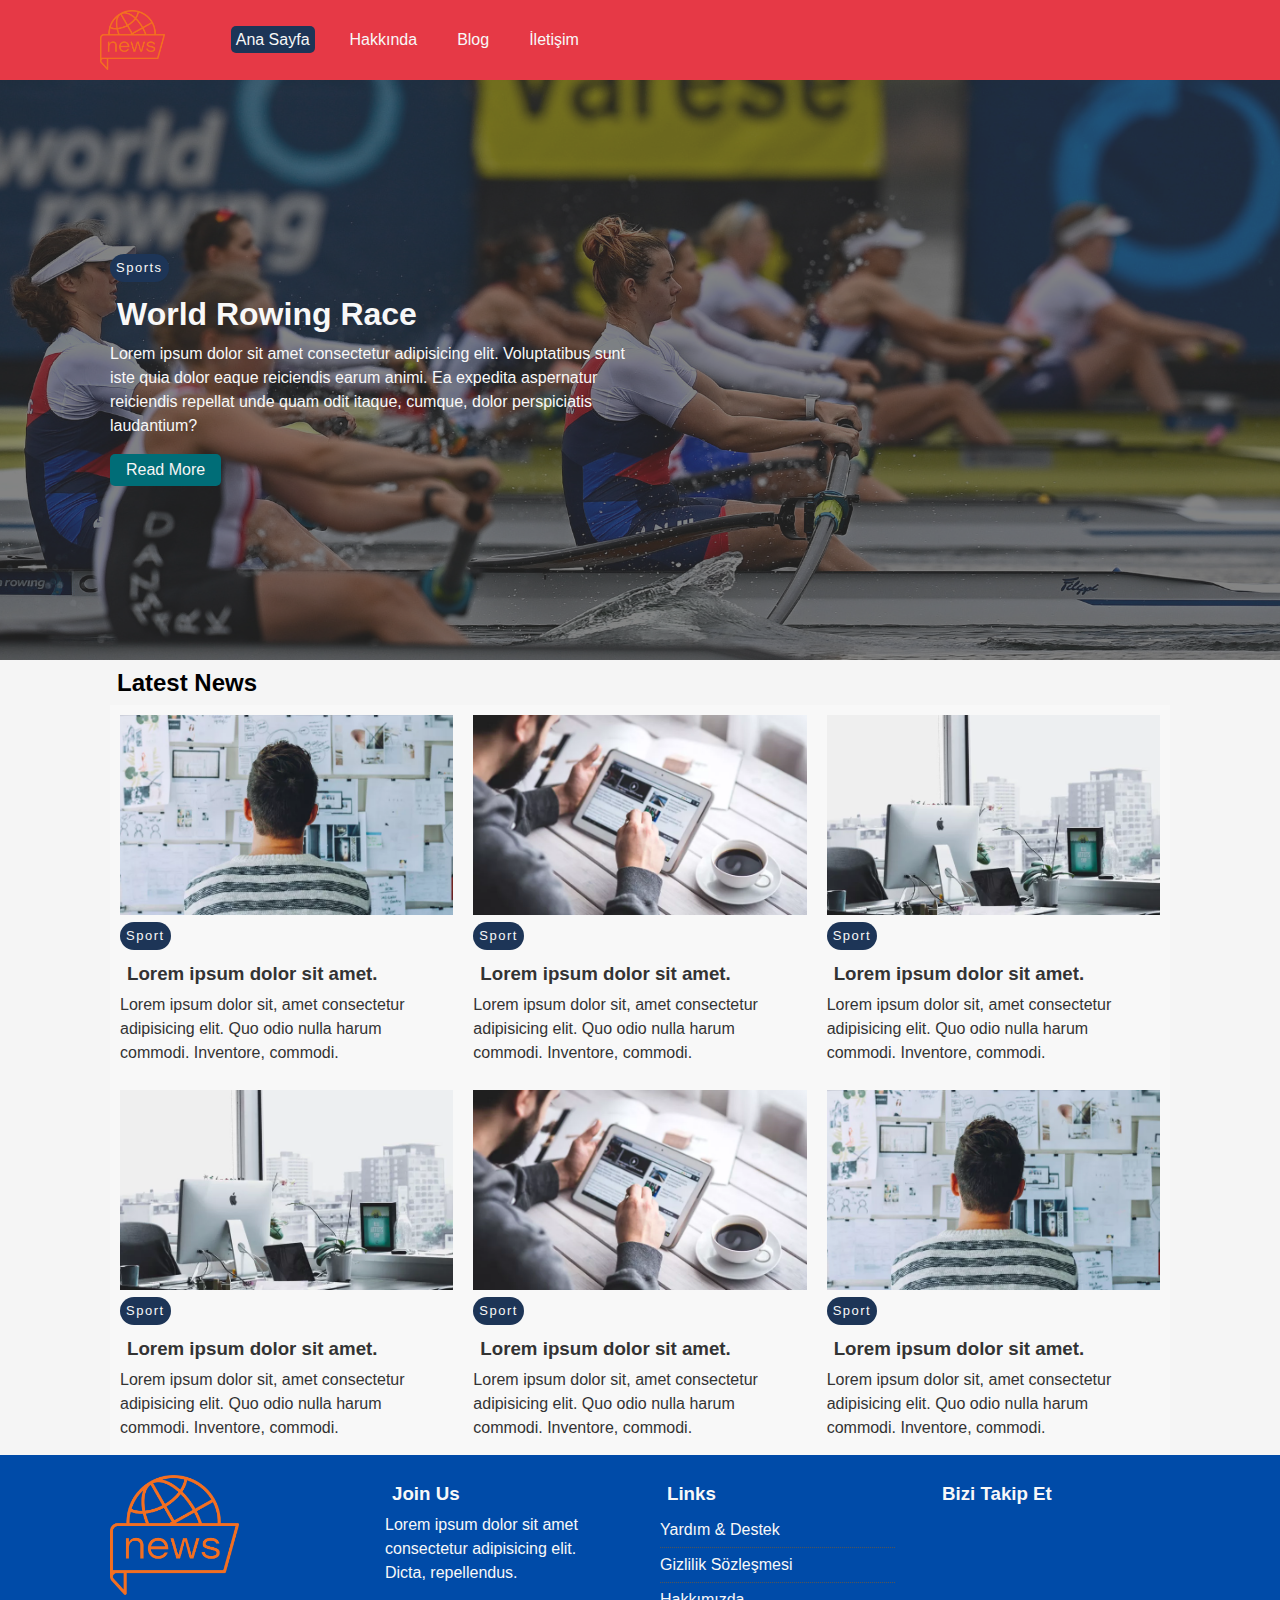
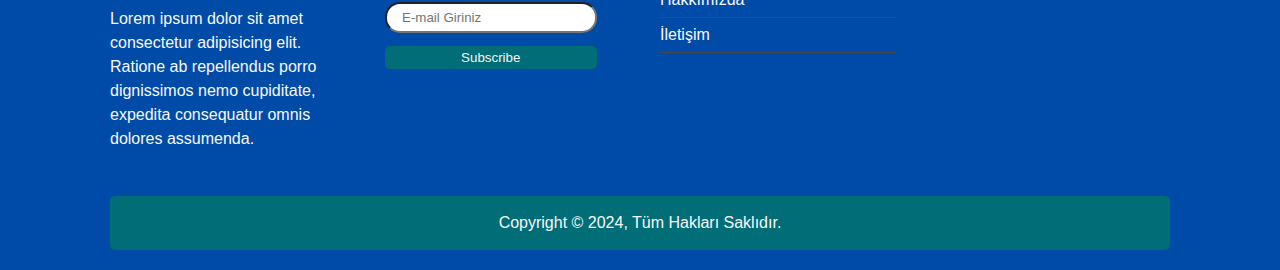
<file: Github-News-Project/index.html>
<!DOCTYPE html>
<html lang="en">
<head>
    <meta charset="UTF-8">
    <meta http-equiv="X-UA-Compatible" content="IE=edge">
    <meta name="viewport" content="width=device-width, initial-scale=1.0">
    <link rel="stylesheet" href="https://cdnjs.cloudflare.com/ajax/libs/font-awesome/5.9.0/css/all.min.css" integrity="sha512-q3eWabyZPc1XTCmF+8/LuE1ozpg5xxn7iO89yfSOd5/oKvyqLngoNGsx8jq92Y8eXJ/IRxQbEC+FGSYxtk2oiw==" crossorigin="anonymous" referrerpolicy="no-referrer" />
    <link href="https://fonts.googleapis.com/css2?family=Playfair+Display:wght@400;500;600;800;900&display=swap" rel="stylesheet">
    <title>News Site</title>
    <link rel="stylesheet" href="./css/style.css">
    <link rel="stylesheet" media="screen and (max-width:768px)" 
    href="./css/mobile.css">
</head>
<body>
    <!-- NaVBaR -->
    <nav id="main-nav" class="nav">
        <div class="container">
            <img src="./img/logo.png" alt="" class="logo">
            <ul>
                <li><a class="active" href="index.html">Ana Sayfa</a></li>
                <li><a href="#main-footer">Hakkında</a></li>
                <li><a href="article.html">Blog</a></li>
                <li><a href="#main-footer">İletişim</a></li>
            </ul>
            <div class="social-icons">
                <a href=""><i class="fab fa-facebook fa-2x"></i></a>
                <a href=""><i class="fab fa-twitter fa-2x"></i></a>
                <a href=""><i class="fab fa-instagram fa-2x"></i></a>
                <a href=""><i class="fab fa-linkedin fa-2x"></i></a>
            </div>
        </div>
    </nav>
    <!-- HeAdEr -->
    <header id="header">
        <div class="container">
            <div class="header-container">
                <div class="header-content">
                    <div class="category category-sport bgcolor-ayrinti">
                        Sports
                    </div>
                    <h1>World Rowing Race</h1>
                    <p>Lorem ipsum dolor sit amet consectetur adipisicing elit. Voluptatibus sunt iste quia dolor eaque reiciendis earum animi. Ea expedita aspernatur reiciendis repellat unde quam odit itaque, cumque, dolor perspiciatis laudantium?</p>
                    <a href="" class="btn">Read More</a>
                </div>
            </div>
        </div>
    </header>

    <!-- MaIn -->
    <main>
        <section id="main-article">
            <div class="container">
                <h2>Latest News</h2>
                <div class="article-container">
                    <a href="article.html">
                        <article class="card">
                            <img src="img/img-1.webp" alt="">
                            <div>
                                <div class="category bgcolor-ayrinti">Sport</div>
                                <h3>Lorem ipsum dolor sit amet.</h3>
                                <p>Lorem ipsum dolor sit, amet consectetur adipisicing elit. Quo odio nulla harum commodi. Inventore, commodi.</p>
                            </div>
                        </article>
                    </a>
                    <a href="article.html">
                        <article class="card">
                            <img src="img/img-2.webp" alt="">
                            <div>
                                <div class="category bgcolor-ayrinti">Sport</div>
                                <h3>Lorem ipsum dolor sit amet.</h3>
                                <p>Lorem ipsum dolor sit, amet consectetur adipisicing elit. Quo odio nulla harum commodi. Inventore, commodi.</p>
                            </div>
                        </article>
                    </a>
                    <a href="article.html">
                        <article class="card">
                            <img src="img/img-3.webp" alt="">
                            <div>
                                <div class="category bgcolor-ayrinti">Sport</div>
                                <h3>Lorem ipsum dolor sit amet.</h3>
                                <p>Lorem ipsum dolor sit, amet consectetur adipisicing elit. Quo odio nulla harum commodi. Inventore, commodi.</p>
                            </div>
                        </article>
                    </a>
                    <a href="article.html">
                        <article class="card">
                            <img src="img/img-3.webp" alt="">
                            <div>
                                <div class="category bgcolor-ayrinti">Sport</div>
                                <h3>Lorem ipsum dolor sit amet.</h3>
                                <p>Lorem ipsum dolor sit, amet consectetur adipisicing elit. Quo odio nulla harum commodi. Inventore, commodi.</p>
                            </div>
                        </article>
                    </a>
                    <a href="article.html">
                        <article class="card">
                            <img src="img/img-2.webp" alt="">
                            <div>
                                <div class="category bgcolor-ayrinti">Sport</div>
                                <h3>Lorem ipsum dolor sit amet.</h3>
                                <p>Lorem ipsum dolor sit, amet consectetur adipisicing elit. Quo odio nulla harum commodi. Inventore, commodi.</p>
                            </div>
                        </article>
                    </a>
                    <a href="article.html">
                        <article class="card">
                            <img src="img/img-1.webp" alt="">
                            <div>
                                <div class="category bgcolor-ayrinti">Sport</div>
                                <h3>Lorem ipsum dolor sit amet.</h3>
                                <p>Lorem ipsum dolor sit, amet consectetur adipisicing elit. Quo odio nulla harum commodi. Inventore, commodi.</p>
                            </div>
                        </article>
                    </a>
                    
                </div>
            </div>
        </section>
    </main>

    <!-- FoOtTeR -->
    <footer id="main-footer">
        <div class="container footer-container">
            <div>
                <img src="img/logo.png" alt="">
                <p>Lorem ipsum dolor sit amet consectetur adipisicing elit. Ratione ab repellendus porro dignissimos nemo cupiditate, expedita consequatur omnis dolores assumenda.</p>
            </div>
            <div>
                <h3>Join Us</h3>
                <p>Lorem ipsum dolor sit amet consectetur adipisicing elit. Dicta, repellendus.</p>
                <form action="">
                    <input type="email" placeholder="E-mail Giriniz">
                    <input type="submit" value="Subscribe" class="btn">
                </form>
            </div>
            <div>
                <h3>Links</h3>
                <ul>
                    <li><a href="">Yardım & Destek</a></li>
                    <li><a href="">Gizlilik Sözleşmesi</a></li>
                    <li><a href="">Hakkımızda</a></li>
                    <li><a href="">İletişim</a></li>
                </ul>
            </div>
            <div>
                <h3>Bizi Takip Et</h3>
                <div class="social-icons">
                    <a href=""><i class="fab fa-facebook fa-2x"></i></a>
                    <a href=""><i class="fab fa-twitter fa-2x"></i></a>
                    <a href=""><i class="fab fa-instagram fa-2x"></i></a>
                    <a href=""><i class="fab fa-linkedin fa-2x"></i></a>
                </div>
            </div>
            <div>
                <p>Copyright &copy; 2024, Tüm Hakları Saklıdır.</p>
            </div>
        </div>
    </footer>
</body>
</html>
</file>
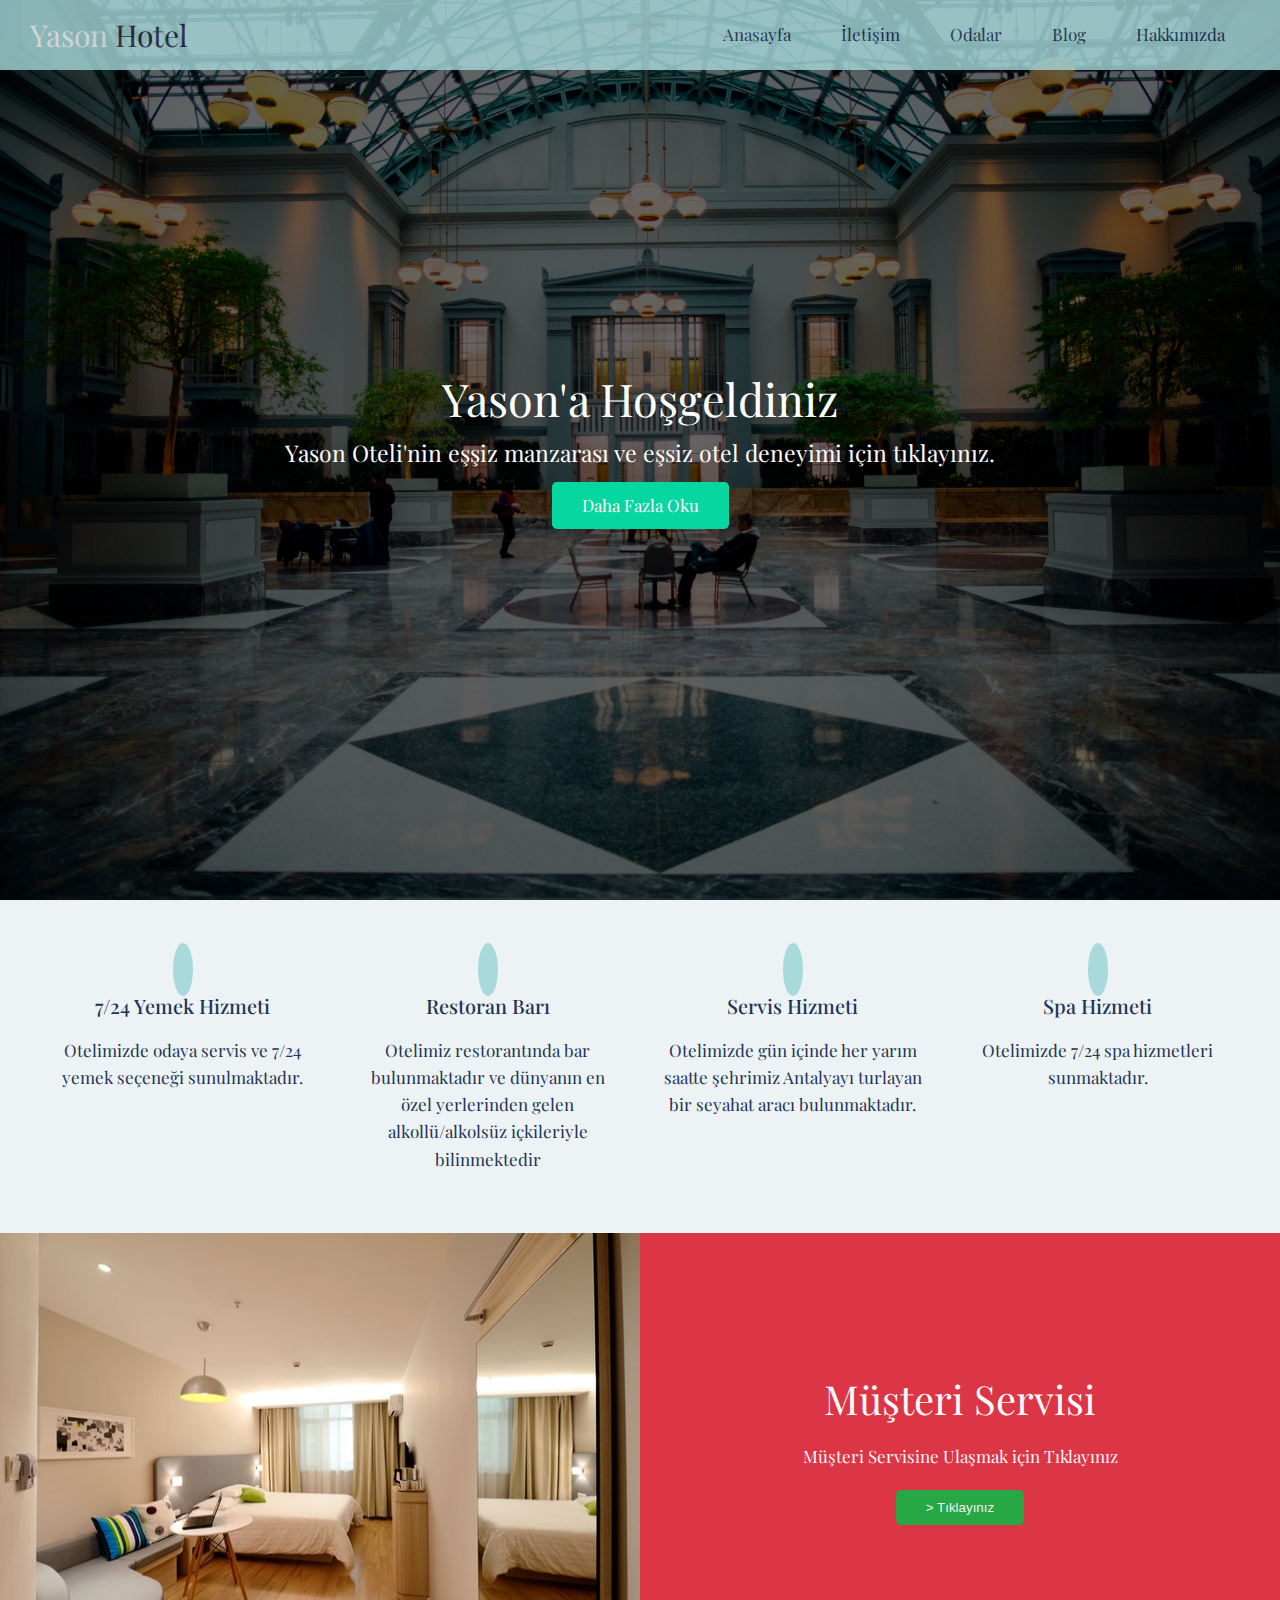
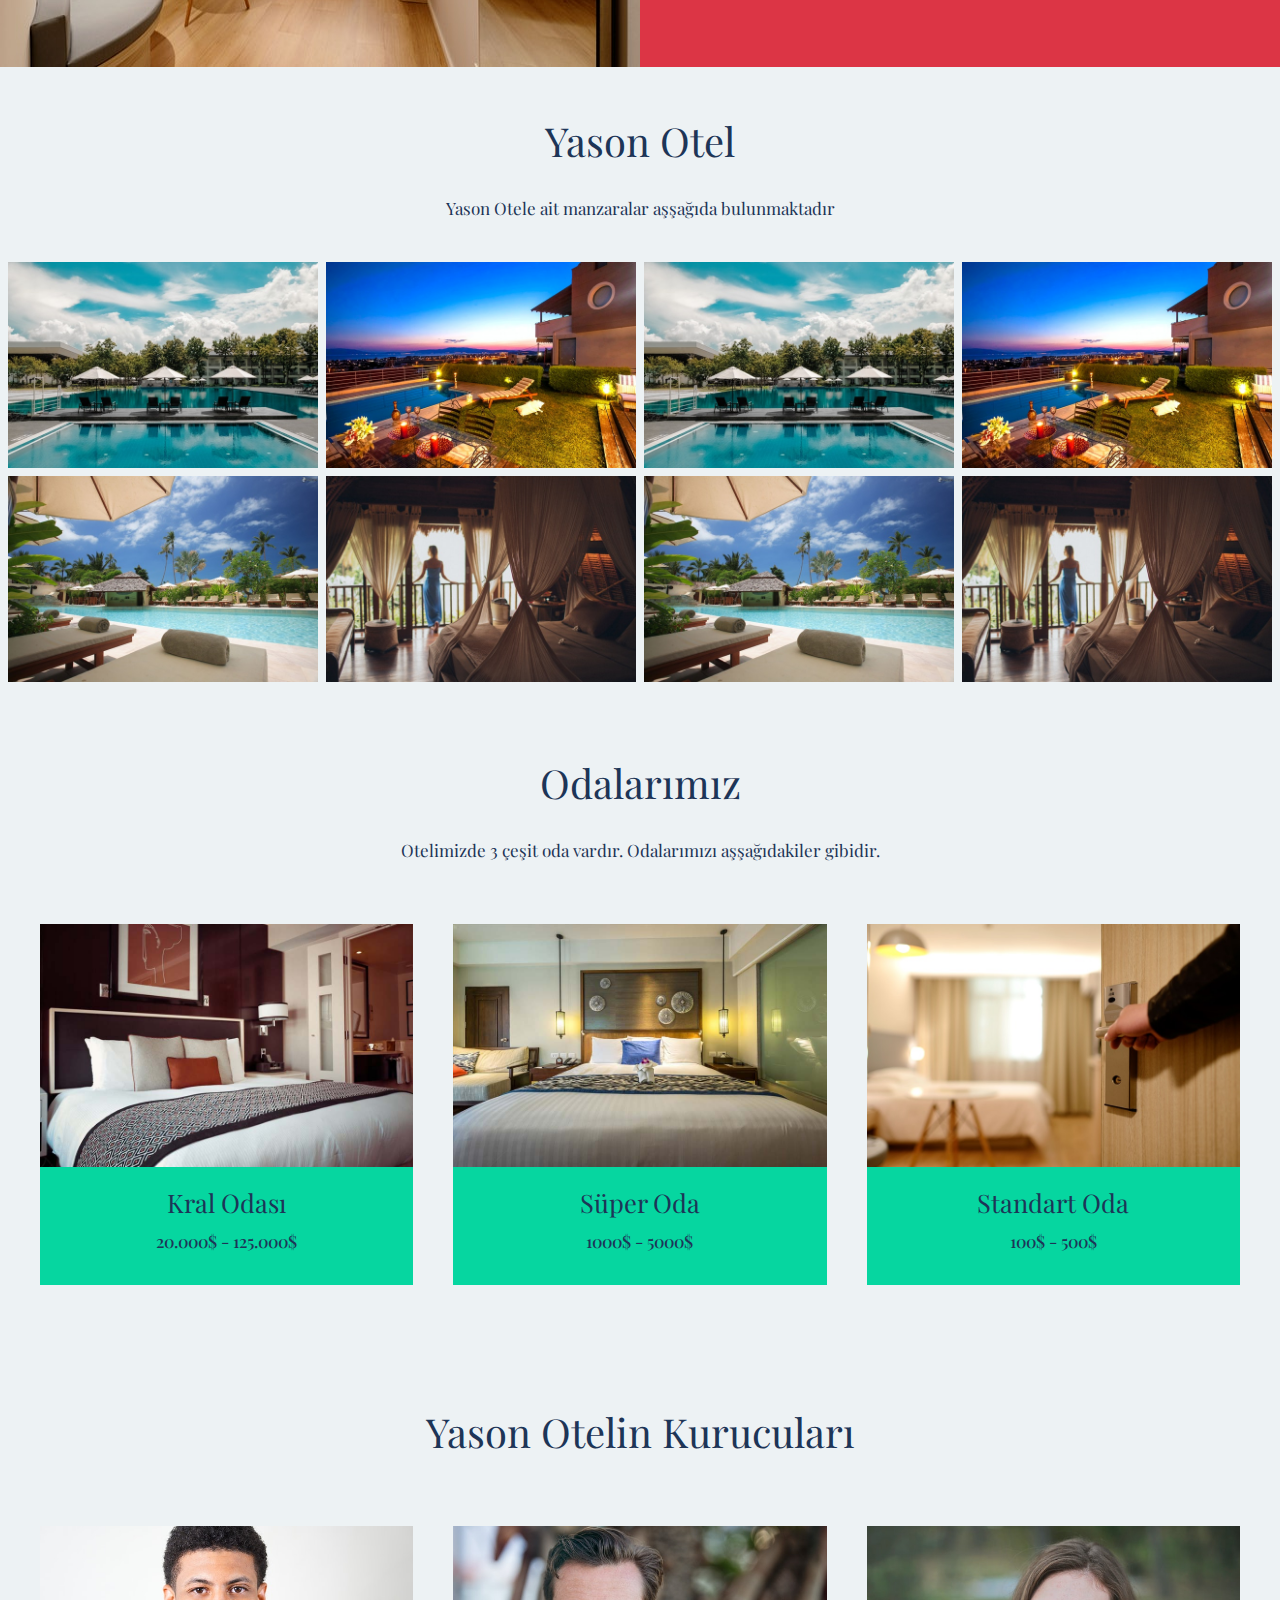
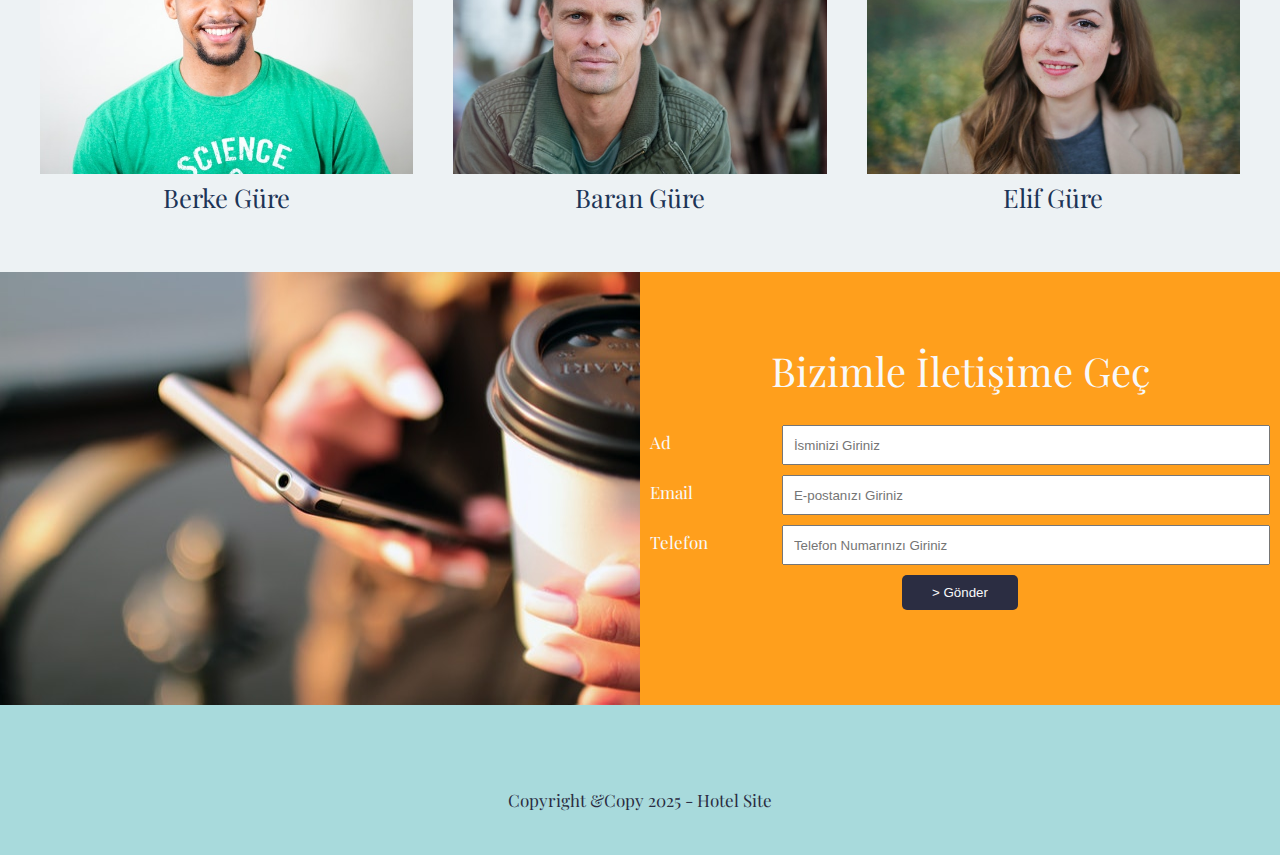
<file: Github-Otel-Website/index.html>
<!DOCTYPE html>
<html lang="tr">
<head>
    <meta charset="UTF-8">
    <meta http-equiv="X-UA-Compatible" content="IE=edge">
    <meta name="viewport" content="width=device-width, initial-scale=1.0">
    
    <link rel="stylesheet" href="https://cdnjs.cloudflare.com/ajax/libs/font-awesome/6.2.1/css/all.min.css" integrity="sha512-MV7K8+y+gLIBoVD59lQIYicR65iaqukzvf/nwasF0nqhPay5w/9lJmVM2hMDcnK1OnMGCdVK+iQrJ7lzPJQd1w==" crossorigin="anonymous" referrerpolicy="no-referrer" />

    <title>Document</title>
    <link rel="stylesheet" href="css/style.css">
    <link rel="stylesheet" href="./css/utils.css">
</head>
<body>
    <header id="home" class="main-header">
        <div class="navbar">
            <h1 class="logo">
                <i class="fas fa-hotel"></i>
                <span>Yason</span> Hotel
            </h1>
        
            <nav>
                <ul class="main-header-contact">
                    <li><a href="#home" >Anasayfa</a></li>
                    <li><a href="#contact">İletişim</a></li>
                    <li><a href="#rooms">Odalar</a></li>
                    <li><a href="blogs.html">Blog</a></li>
                    <li><a href="#teams">Hakkımızda</a></li>
                </ul>
            </nav>
        </div>
        <div class="content">
            <div class="content-background">
                <h1>Yason'a Hoşgeldiniz</h1>
                <p>Yason Oteli'nin eşşiz manzarası ve eşsiz otel deneyimi için tıklayınız.</p>
                <a href="" class="btn btn-ikinci"><i class="fas fa-chevron-right"></i> Daha Fazla Oku</a>
            </div>
            
        </div>
    </header>
    <main>
        <!-- Servisler -->
        <section id="services" class="icons">
            <div class="flex-items">
                <div>
                    <i class="fa-solid fa-bell-concierge"></i>
                    <div>
                        <h3>7/24 Yemek Hizmeti</h3>
                        <p>Otelimizde odaya servis ve 7/24 yemek seçeneği sunulmaktadır.</p>
                    </div>
                </div>
                <div>
                    <i class="fa-solid fa-utensils"></i>
                    <div>
                        <h3>Restoran Barı</h3>
                        <p>Otelimiz restorantında bar bulunmaktadır ve dünyanın en özel yerlerinden gelen alkollü/alkolsüz içkileriyle bilinmektedir</p>
                    </div>
                </div>
                <div>
                    <i class="fa-solid fa-bus"></i>
                    <div>
                        <h3>Servis Hizmeti</h3>
                        <p>Otelimizde gün içinde her yarım saatte şehrimiz Antalyayı turlayan bir seyahat aracı bulunmaktadır.</p>
                    </div>
                </div>
                <div>
                    <i class="fa-solid fa-spa"></i>
                    <div>
                        <h3>Spa Hizmeti</h3>
                        <p>Otelimizde 7/24 spa hizmetleri sunmaktadır.</p>
                    </div>
                </div>

            </div>
        </section>
        <section id="about" class="flex-columns">
            <div class="row">
                <div class="column">
                    <div class="column-1">
                        <img src="images/about1.jpeg" alt="">
                    </div>
                </div>
                <div class="column">
                    <div class="column-2 bgcolor-danger">
                        <h2 class="text-light">Müşteri Servisi</h2>
                        <p class="text-light">Müşteri Servisine Ulaşmak için Tıklayınız</p>
                        <button class="btn btn-ucuncu">> Tıklayınız</button>
                    </div>
                </div>
            </div>
        </section>

        <section id="gallery" class="flex-grid gallery">
            <div class="section-header">
                <h2>Yason Otel</h2>
                <p>Yason Otele ait manzaralar aşşağıda bulunmaktadır</p>
            </div>
            <div class="photos">
                <div class="row">
                    <img src="images/1.jpeg" alt="">
                    <img src="images/2.jpeg" alt="">
                </div>
                <div class="row">
                    <img src="images/3.jpeg" alt="">
                    <img src="images/4.jpeg" alt="">
                </div>
                <div class="row">
                    <img src="images/1.jpeg" alt="">
                    <img src="images/2.jpeg" alt="">
                </div>
                <div class="row">
                    <img src="images/3.jpeg" alt="">
                    <img src="images/4.jpeg" alt="">
                </div>
            </div>
        </section>

        <section id="rooms" class="rooms section-padding">
            <header class="section-header">
                <h2>Odalarımız</h2>
                <p>Otelimizde 3 çeşit oda vardır. Odalarımızı aşşağıdakiler gibidir.</p>
            </header>
            <div class="flex-items">
                <div class="card">
                    <img src="images/room1.jpeg" alt="">
                    <div class="card-body bgcolor-buton2">
                        <h2>Kral Odası</h2>
                        <p>20.000$ - 125.000$</p>
                    </div>
                </div>
                <div class="card">
                    <img src="images/room2.jpeg" alt="">
                    <div class="card-body bgcolor-buton2">
                        <h2>Süper Oda</h2>
                        <p>1000$ - 5000$</p>
                    </div>
                </div>
                <div class="card ">
                    <img src="images/room3.jpeg" alt="">
                    <div class="card-body bgcolor-buton2">
                        <h2>Standart Oda</h2>
                        <p>100$ - 500$</p>
                    </div>
                </div>
            </div>
        </section>

        <section id="teams" class="teams bgcolor-bej section-padding">
            <div class="section-header">
                <h2>Yason Otelin Kurucuları</h2>
            </div>
            <div class="flex-items">
                <div>
                    <img src="images/p1.jpeg" alt="">
                    <h2 >Berke Güre</h2>
                </div>
                <div>
                    <img src="images/p2.jpeg" alt="">
                    <h2>Baran Güre</h2>
                </div>
                <div>
                    <img src="images/p3.jpeg" alt="">
                    <h2>Elif Güre</h2>
                </div>
                
            </div>
        </section>

        <section id="contact" class="contact flex-columns">
            <div class="row">
                <div class="column">
                    <div class="column-1">
                        <img src="images/contact.jpeg" alt="">
                    </div>
                </div>
                <div class="column">
                    <div class="column-2 bgcolor-buton1 text-light">
                        <h2>Bizimle İletişime Geç</h2>
                        <form action="" class="contact-form ">
                            <div class="form-control ">
                                <label for="name">Ad </label>
                                <input type="text" id="name" placeholder="İsminizi Giriniz">
                            </div>
                            <div class="form-control">
                                <label for="email">Email </label>
                                <input type="email" id="email" placeholder="E-postanızı Giriniz">
                            </div>
                            <div class="form-control">
                                <label for="phonenumber">Telefon </label>
                                <input type="text" id="phonenumber" placeholder="Telefon Numarınızı Giriniz">
                            </div>
                            <button type="submit" class="btn bgcolor-baslik text-light">> Gönder</button>
                        </form>
                    </div>
                </div>
            </div>
        </section>
    </main>

    <footer>
        <div class="footer bgcolor-bej">
            <div class="social">
                <a href="#"><i class="fab fa-facebook"></i></a>
                <a href="#"><i class="fab fa-twitter"></i></a>
                <a href="#"><i class="fab fa-youtube"></i></a>
                <a href="#"><i class="fab fa-linkedin"></i></a>
            </div>
            <p>Copyright &Copy 2025 - Hotel Site</p>
        </div>
    </footer>
</body>
</html>
</file>
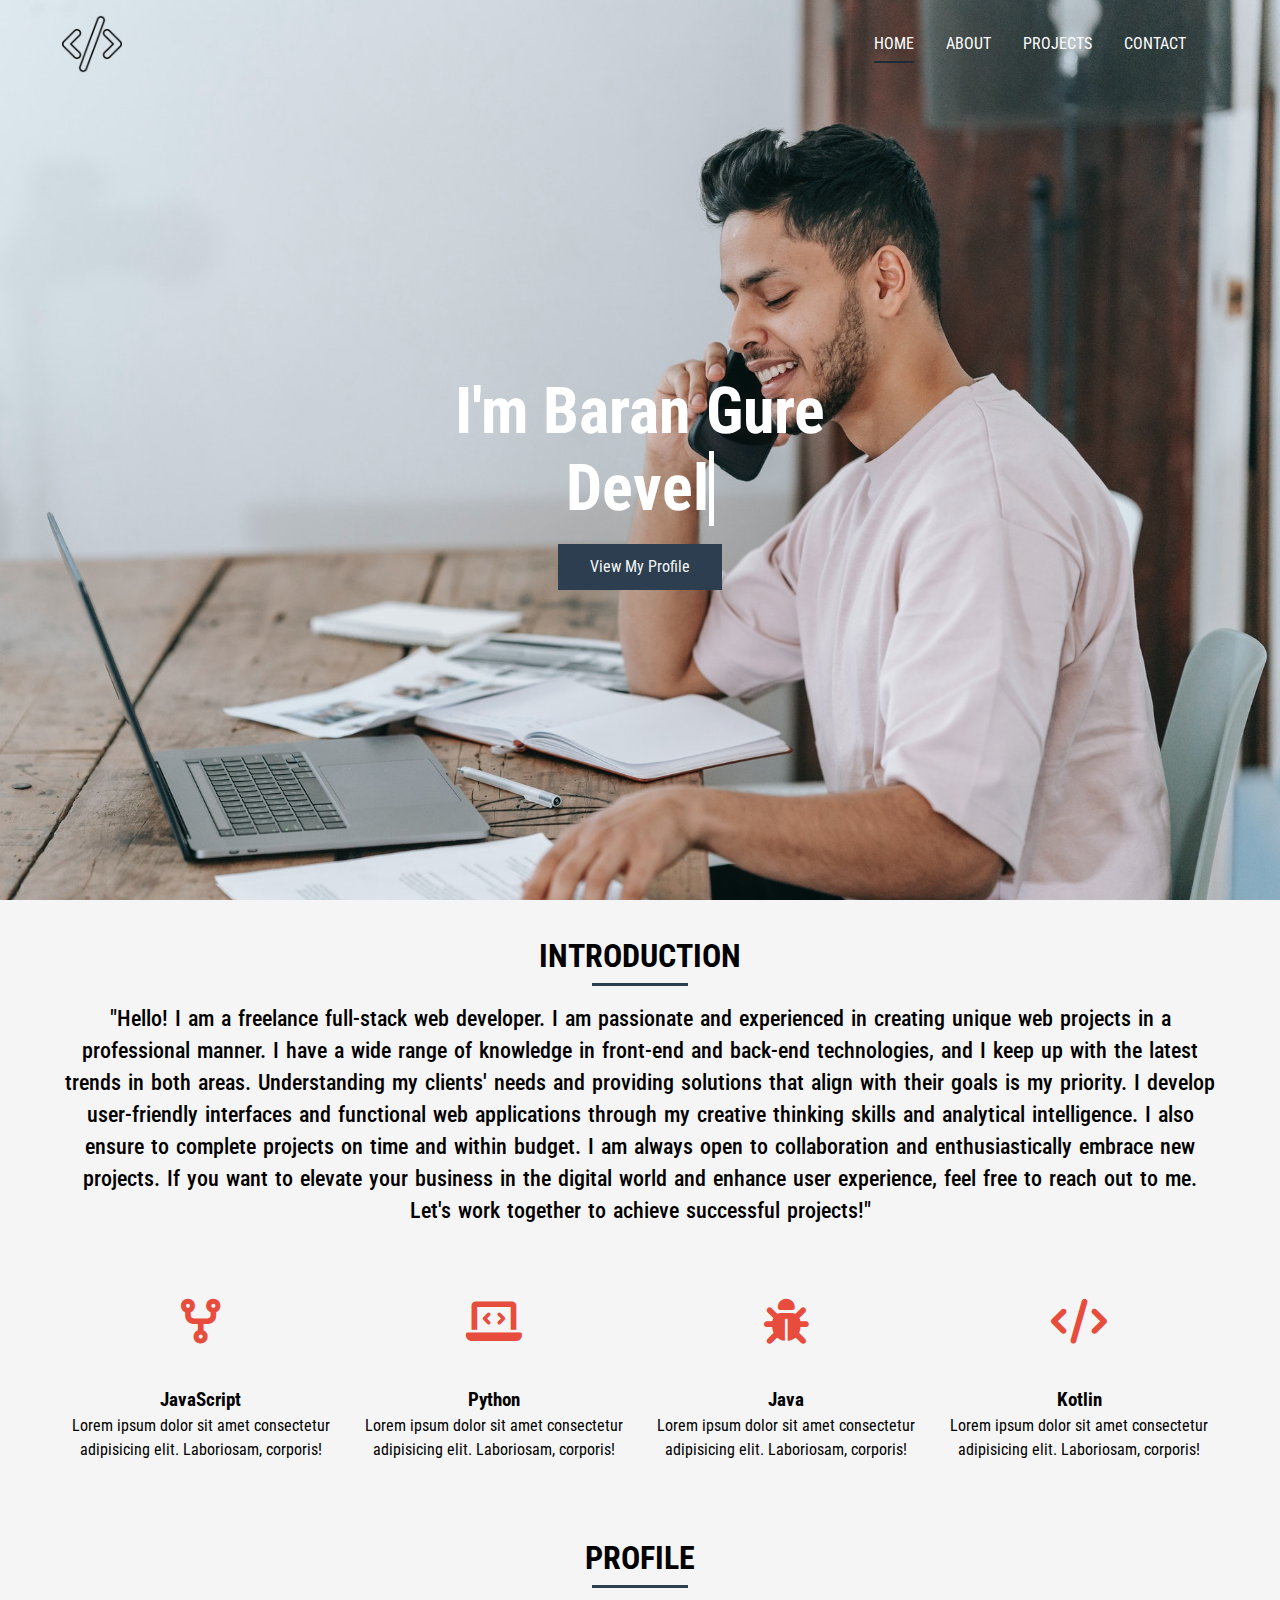
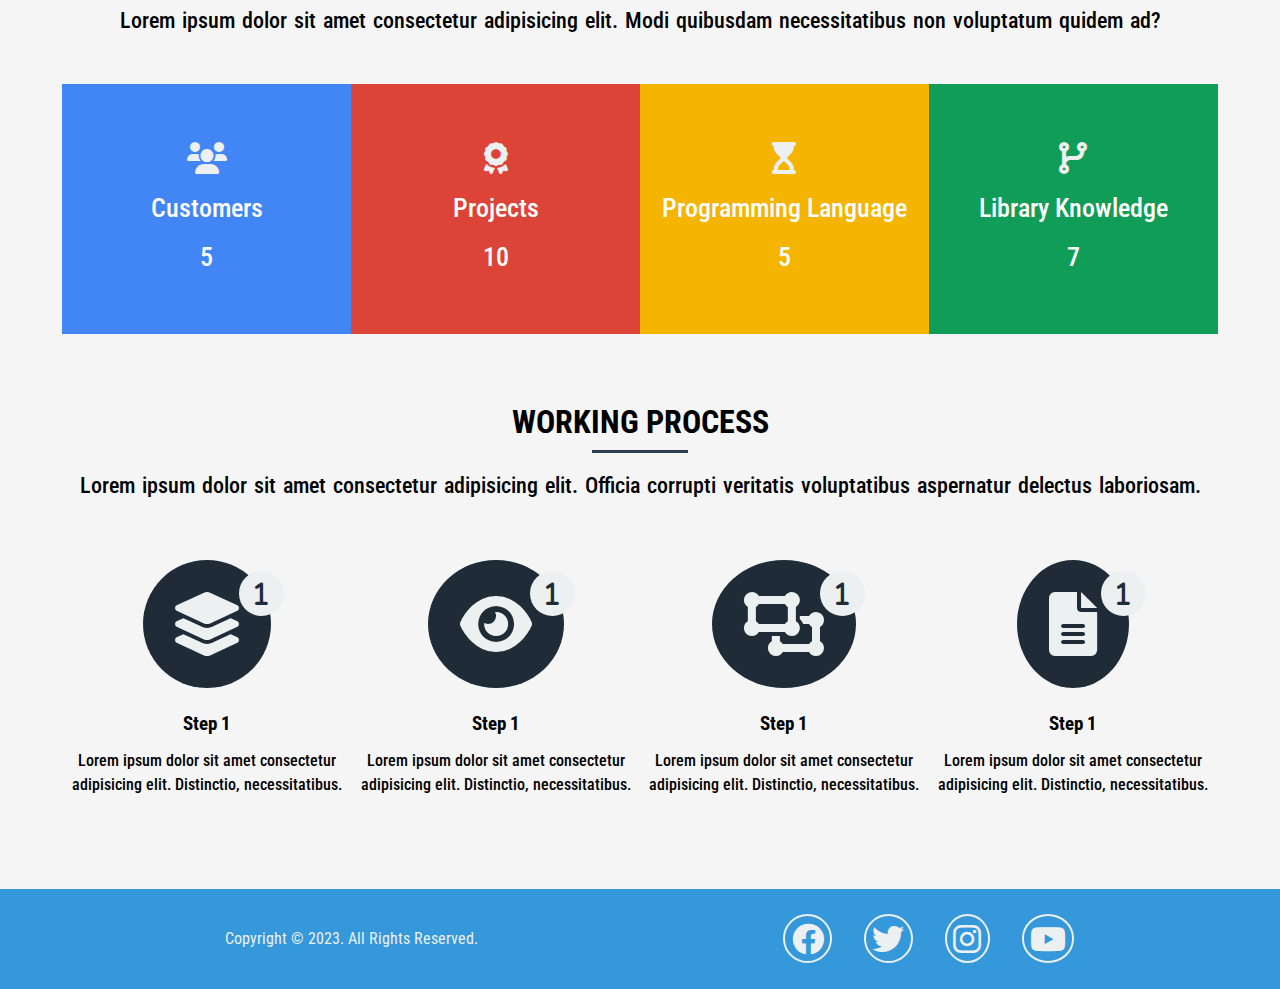
<file: Github-Freelancer-Website/public/index.html>
<!DOCTYPE html>
<html lang="en">
<head>
    <meta charset="UTF-8">
    <meta http-equiv="X-UA-Compatible" content="IE=edge">
    <meta name="viewport" content="width=device-width, initial-scale=1.0">
    <!-- CSS File -->
    <link rel="stylesheet" href="./css/main.css">

    <!-- Font Awesome 5 CDN -->
    <link rel="stylesheet" href="https://cdnjs.cloudflare.com/ajax/libs/font-awesome/6.0.0/css/all.min.css" integrity="sha512-9usAa10IRO0HhonpyAIVpjrylPvoDwiPUiKdWk5t3PyolY1cOd4DSE0Ga+ri4AuTroPR5aQvXU9xC6qOPnzFeg==" crossorigin="anonymous" referrerpolicy="no-referrer" />

    <link
    rel="stylesheet"
    href="https://cdnjs.cloudflare.com/ajax/libs/animate.css/4.1.1/animate.min.css"
  />

    <!-- We got the Roboto Condensed Font from Google Fonts-->
    <link href="https://fonts.googleapis.com/css2?family=Roboto+Condensed:ital,wght@0,300;0,400;0,700;1,300;1,400;1,700&display=swap" rel="stylesheet">
    <title>Document</title>
    <style>
        
    </style>
</head>
<body>
    <!-- Header -->
    <header id="header__home">
        <div class="container">
            <nav class="main-nav">
                <img src="img/logo.png" alt="" class="main-nav__logo">
                <ul class="main-nav__items">
                    <li><a href="index.html" class="active">Home</a></li>
                    <li><a href="about.html">About</a></li>
                    <li><a href="projects.html">Projects</a></li>
                    <li><a href="contact.html">Contact</a></li>
                </ul>
            </nav>
            <div class="header-content">
                <h1>
                    I'm Baran Gure<span 
                    class="typewrite" 
                    data-period="1000" 
                    data-type='["Developer","Designer","Freelancer"]'></span>
                </h1>
                <a href="about.html" class="btn-primary animate__animated animate__swing my-2">
                    View My Profile
                </a>
            </div>
        </div>
    </header>

    <!-- Section -->
    <section id="home__intro" class="text-center">
        <div class="container">
            <h2 class="section-title">Introduction</h2>
            <div class="border-bottom"></div>
            <p class="lead">"Hello! I am a freelance full-stack web developer. I am passionate and experienced in creating unique web projects in a professional manner. I have a wide range of knowledge in front-end and back-end technologies, and I keep up with the latest trends in both areas. Understanding my clients' needs and providing solutions that align with their goals is my priority. I develop user-friendly interfaces and functional web applications through my creative thinking skills and analytical intelligence. I also ensure to complete projects on time and within budget. I am always open to collaboration and enthusiastically embrace new projects. If you want to elevate your business in the digital world and enhance user experience, feel free to reach out to me. Let's work together to achieve successful projects!"
                
            </p>
            <div class="skills my-3">
                <div>
                    <i class="fa-solid fa-code-fork fa-2x"></i>
                    <h3>JavaScript</h3>
                    <p>Lorem ipsum dolor sit amet consectetur adipisicing elit. Laboriosam, corporis!</p>
                </div>

                <div>
                    <i class="fa-solid fa-laptop-code fa-2x"></i>
                    <h3>Python</h3>
                    <p>Lorem ipsum dolor sit amet consectetur adipisicing elit. Laboriosam, corporis!</p>
                </div>
                <div>
                    <i class="fa-solid fa-bug fa-2x"></i>
                    <h3>Java</h3>
                    <p>Lorem ipsum dolor sit amet consectetur adipisicing elit. Laboriosam, corporis!</p>
                </div>
                <div>
                    <i class="fa-solid fa-code fa-2x"></i>
                    <h3>Kotlin</h3>
                    <p>Lorem ipsum dolor sit amet consectetur adipisicing elit. Laboriosam, corporis!</p>

                </div>
            </div>
        </div>
    </section>

    <section id="home__profile" class="text-center">
        <div class="container">
            <h2 class="section-title">Profile</h2>
            <div class="border-bottom"></div>
            <p class="lead">Lorem ipsum dolor sit amet consectetur adipisicing elit. Modi quibusdam necessitatibus non voluptatum quidem ad?</p>
            <div class="profile">
                <div class="profile__1">
                    <ul>
                        <li><i class="fas fa-users fa-2x"></i></li>
                        <li><p>Customers</p></li>
                        <li><p>5</p></li>
                    </ul>
                </div>
                <div class="profile__2">
                    <ul>
                        <li><i class="fas fa-award fa-2x"></i></li>
                        <li><p>Projects</p></li>
                        <li><p>10</p></li>
                    </ul>
                </div>
                <div class="profile__3">
                    <ul>
                        <li><i class="fas fa-hourglass-start fa-2x"></i></li>
                        <li><p>Programming Language</p></li>
                        <li><p>5</p></li>
                    </ul>
                </div>
                <div class="profile__4">
                    <ul>
                        <li><i class="fas fa-code-branch fa-2x"></i></li>
                        <li><p>Library Knowledge</p></li>
                        <li><p>7</p></li>
                    </ul>
                </div>
        </div>

    </section>

    <section id="home__working" class="text-center">
        <div class="container">
            <h2 class="section-title">Working Process</h2>
            <div class="border-bottom"></div>
            <p class="lead">
                Lorem ipsum dolor sit amet consectetur adipisicing elit. Officia corrupti veritatis voluptatibus aspernatur delectus laboriosam.
            </p>
            <div class="process">
                <div>
                    <i class="fa solid fa-layer-group fa-4x process__icon my-2"><div class="process__icon">1</div></i>
                    <h3>Step 1</h3>
                    <p>Lorem ipsum dolor sit amet consectetur adipisicing elit. Distinctio, necessitatibus.</p>
                </div>
                <div>
                    <i class="fa solid fa-eye fa-4x process__icon my-2"><div class="process__icon">1</div></i>
                    <h3>Step 1</h3>
                    <p>Lorem ipsum dolor sit amet consectetur adipisicing elit. Distinctio, necessitatibus.</p>
                </div>
                <div>
                    <i class="fas fa-object-ungroup fa-4x process__icon my-2"><div class="process__icon">1</div></i>
                    <h3>Step 1</h3>
                    <p>Lorem ipsum dolor sit amet consectetur adipisicing elit. Distinctio, necessitatibus.</p>
                </div>
                <div>
                    <i class="fas fa-file-alt fa-4x process__icon my-2"><div class="process__icon">1</div></i>
                    <h3>Step 1</h3>
                    <p>Lorem ipsum dolor sit amet consectetur adipisicing elit. Distinctio, necessitatibus.</p>
                </div>
            </div>
        </div>
    </section>

    <footer id="footer">
        <div class="footer-content container">
            <div> 
                <p>Copyright &copy; 2023. All Rights Reserved.</p>
            </div>
            <div class="social">
                <i class="fab fa-facebook"></i>
                <i class="fab fa-twitter"></i>
                <i class="fab fa-instagram"></i>
                <i class="fab fa-youtube"></i>
            </div>
        </div>
    </footer>

    <script src="./js/jquery.min.js"></script>
    <script src="./js/type-writer.js"></script>
</body>
</html>
</file>
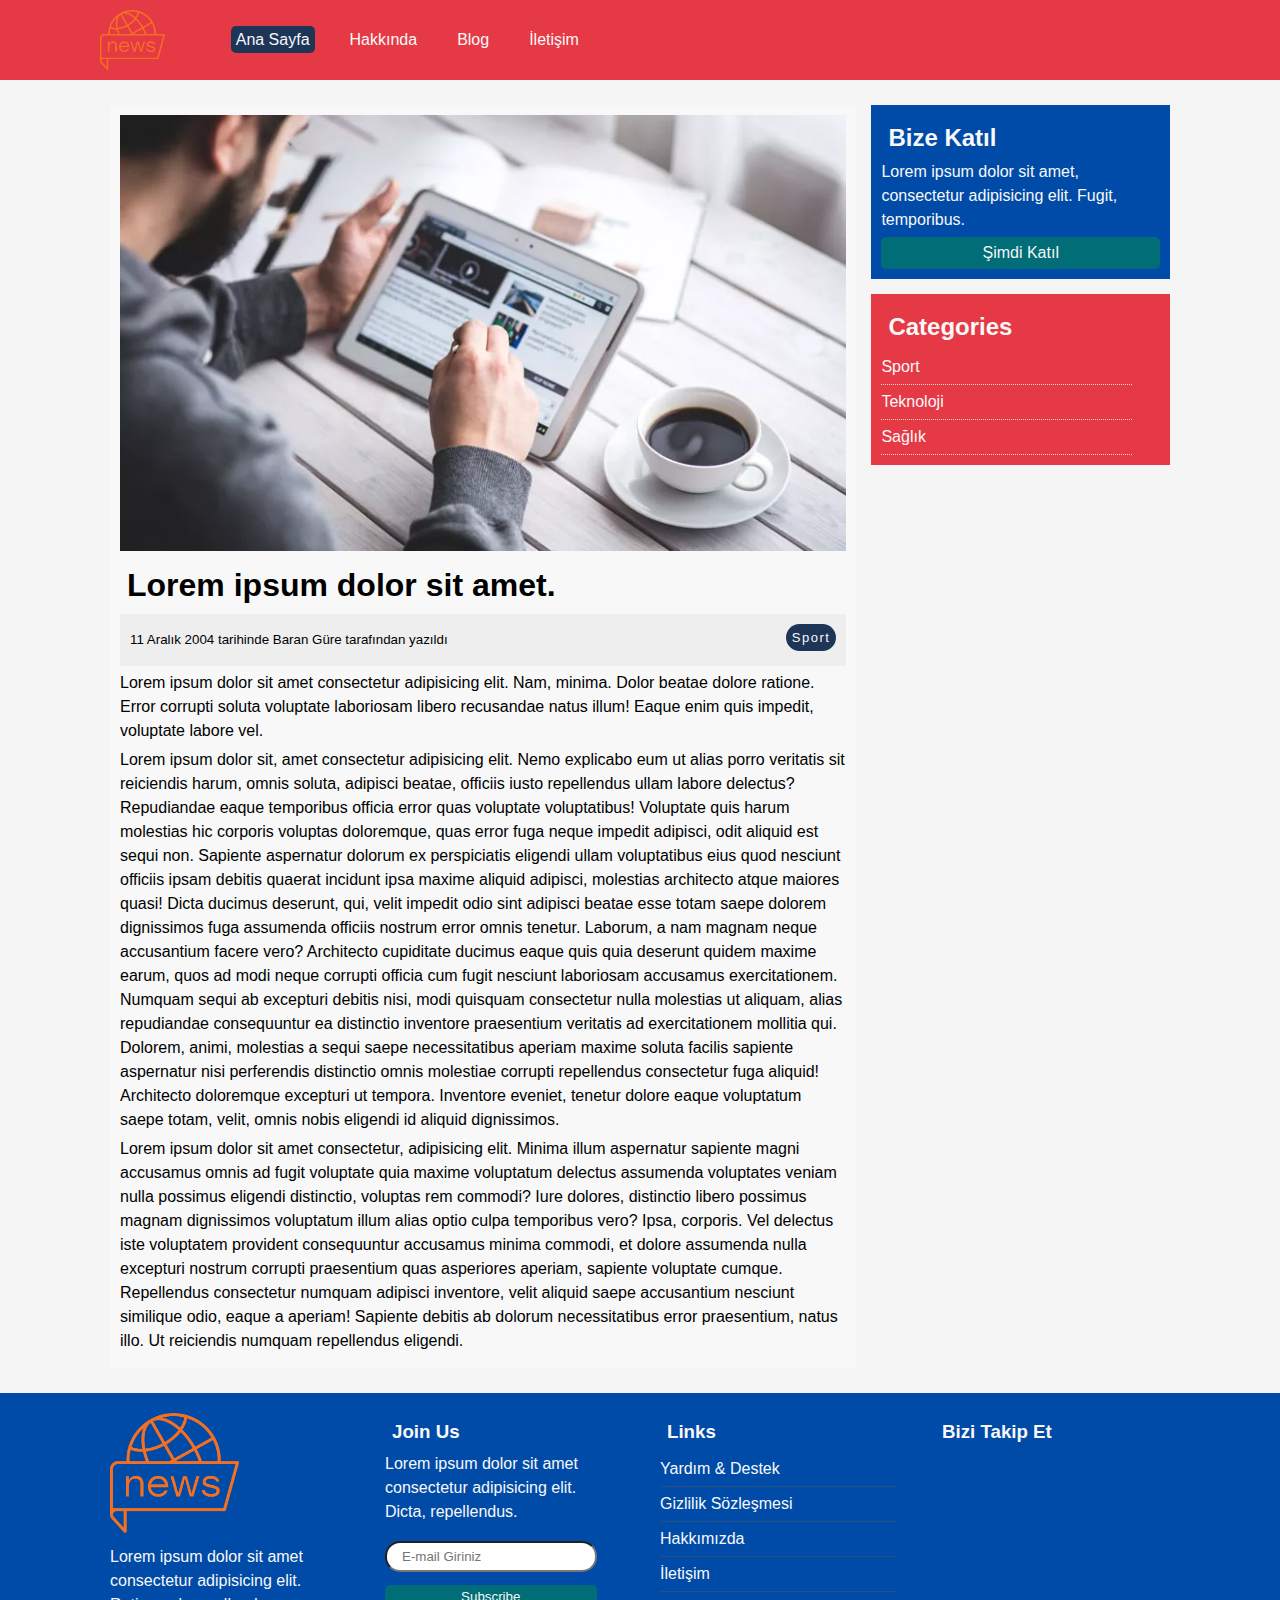
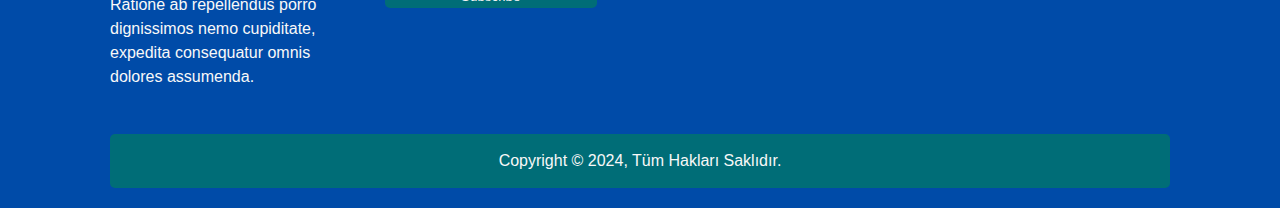
<file: Github-News-Project/article.html>
<!DOCTYPE html>
<html lang="en">
<head>
    <meta charset="UTF-8">
    <meta http-equiv="X-UA-Compatible" content="IE=edge">
    <meta name="viewport" content="width=device-width, initial-scale=1.0">
    <link rel="stylesheet" href="https://cdnjs.cloudflare.com/ajax/libs/font-awesome/5.9.0/css/all.min.css" integrity="sha512-q3eWabyZPc1XTCmF+8/LuE1ozpg5xxn7iO89yfSOd5/oKvyqLngoNGsx8jq92Y8eXJ/IRxQbEC+FGSYxtk2oiw==" crossorigin="anonymous" referrerpolicy="no-referrer" />
    <link href="https://fonts.googleapis.com/css2?family=Playfair+Display:wght@400;500;600;800;900&display=swap" rel="stylesheet">
    <title>News Site</title>
    <link rel="stylesheet" href="./css/style.css">
    <link rel="stylesheet" media="screen and (max-width:768px)" 
    href="./css/mobile.css">
</head>
<body>
    <!-- NaVBaR -->
    <nav id="main-nav" class="nav">
        <div class="container">
            <img src="./img/logo.png" alt="" class="logo">
            <ul>
                <li><a class="active" href="index.html">Ana Sayfa</a></li>
                <li><a href="#main-footer">Hakkında</a></li>
                <li><a href="article.html">Blog</a></li>
                <li><a href="#main-footer">İletişim</a></li>
            </ul>
            <div class="social-icons">
                <a href=""><i class="fab fa-facebook fa-2x"></i></a>
                <a href=""><i class="fab fa-twitter fa-2x"></i></a>
                <a href=""><i class="fab fa-instagram fa-2x"></i></a>
                <a href=""><i class="fab fa-linkedin fa-2x"></i></a>
            </div>
        </div>
    </nav>
    <!-- MaIn -->
    <section id="article">
        <div class="container">
            <div class="page-container">
                <article class="card-1 card">
                    <img src="img/img-2.webp" alt="">
                    <h1>Lorem ipsum dolor sit amet.</h1>
                    <div class="meta">
                        <small>
                            <i class="fas fa-user"></i> 11 Aralık 2004 tarihinde Baran Güre tarafından yazıldı
                        </small>
                        <div class="category bgcolor-ayrinti">Sport</div>
                    </div>
                    <p>Lorem ipsum dolor sit amet consectetur adipisicing elit. Nam, minima. Dolor beatae dolore ratione. Error corrupti soluta voluptate laboriosam libero recusandae natus illum! Eaque enim quis impedit, voluptate labore vel.</p>
                    <p>Lorem ipsum dolor sit, amet consectetur adipisicing elit. Nemo explicabo eum ut alias porro veritatis sit reiciendis harum, omnis soluta, adipisci beatae, officiis iusto repellendus ullam labore delectus? Repudiandae eaque temporibus officia error quas voluptate voluptatibus! Voluptate quis harum molestias hic corporis voluptas doloremque, quas error fuga neque impedit adipisci, odit aliquid est sequi non. Sapiente aspernatur dolorum ex perspiciatis eligendi ullam voluptatibus eius quod nesciunt officiis ipsam debitis quaerat incidunt ipsa maxime aliquid adipisci, molestias architecto atque maiores quasi! Dicta ducimus deserunt, qui, velit impedit odio sint adipisci beatae esse totam saepe dolorem dignissimos fuga assumenda officiis nostrum error omnis tenetur. Laborum, a nam magnam neque accusantium facere vero? Architecto cupiditate ducimus eaque quis quia deserunt quidem maxime earum, quos ad modi neque corrupti officia cum fugit nesciunt laboriosam accusamus exercitationem. Numquam sequi ab excepturi debitis nisi, modi quisquam consectetur nulla molestias ut aliquam, alias repudiandae consequuntur ea distinctio inventore praesentium veritatis ad exercitationem mollitia qui. Dolorem, animi, molestias a sequi saepe necessitatibus aperiam maxime soluta facilis sapiente aspernatur nisi perferendis distinctio omnis molestiae corrupti repellendus consectetur fuga aliquid! Architecto doloremque excepturi ut tempora. Inventore eveniet, tenetur dolore eaque voluptatum saepe totam, velit, omnis nobis eligendi id aliquid dignissimos.</p>
                    <p>Lorem ipsum dolor sit amet consectetur, adipisicing elit. Minima illum aspernatur sapiente magni accusamus omnis ad fugit voluptate quia maxime voluptatum delectus assumenda voluptates veniam nulla possimus eligendi distinctio, voluptas rem commodi? Iure dolores, distinctio libero possimus magnam dignissimos voluptatum illum alias optio culpa temporibus vero? Ipsa, corporis. Vel delectus iste voluptatem provident consequuntur accusamus minima commodi, et dolore assumenda nulla excepturi nostrum corrupti praesentium quas asperiores aperiam, sapiente voluptate cumque. Repellendus consectetur numquam adipisci inventore, velit aliquid saepe accusantium nesciunt similique odio, eaque a aperiam! Sapiente debitis ab dolorum necessitatibus error praesentium, natus illo. Ut reiciendis numquam repellendus eligendi.</p>
                </article>
                <aside class="card-2 card ">
                    <h2>Bize Katıl</h2>
                    <p>Lorem ipsum dolor sit amet, consectetur adipisicing elit. Fugit, temporibus.</p>
                    <a href="#" class="btn btn-block">Şimdi Katıl</a>
                </aside>
                <aside id="categories" class="card">
                    <h2>Categories</h2>
                    <ul>
                        <li><a href="#"><i class="fas fa-chevron-right"></i> Sport</a></li>
                        <li><a href="#"><i class="fas fa-chevron-right"></i> Teknoloji</a></li>
                        <li><a href="#"><i class="fas fa-chevron-right"></i> Sağlık</a></li>

                    </ul>
                </aside>
            </div>
        </div>
    </section>

    <!-- Footer -->
    <footer id="main-footer">
        <div class="container footer-container">
            <div>
                <img src="img/logo.png" alt="">
                <p>Lorem ipsum dolor sit amet consectetur adipisicing elit. Ratione ab repellendus porro dignissimos nemo cupiditate, expedita consequatur omnis dolores assumenda.</p>
            </div>
            <div>
                <h3>Join Us</h3>
                <p>Lorem ipsum dolor sit amet consectetur adipisicing elit. Dicta, repellendus.</p>
                <form action="">
                    <input type="email" placeholder="E-mail Giriniz">
                    <input type="submit" value="Subscribe" class="btn">
                </form>
            </div>
            <div>
                <h3>Links</h3>
                <ul>
                    <li><a href="">Yardım & Destek</a></li>
                    <li><a href="">Gizlilik Sözleşmesi</a></li>
                    <li><a href="">Hakkımızda</a></li>
                    <li><a href="">İletişim</a></li>
                </ul>
            </div>
            <div>
                <h3>Bizi Takip Et</h3>
                <div class="social-icons">
                    <a href=""><i class="fab fa-facebook fa-2x"></i></a>
                    <a href=""><i class="fab fa-twitter fa-2x"></i></a>
                    <a href=""><i class="fab fa-instagram fa-2x"></i></a>
                    <a href=""><i class="fab fa-linkedin fa-2x"></i></a>
                </div>
            </div>
            <div>
                <p>Copyright &copy; 2024, Tüm Hakları Saklıdır.</p>
            </div>
        </div>
    </footer>
</body>
</html>
</file>
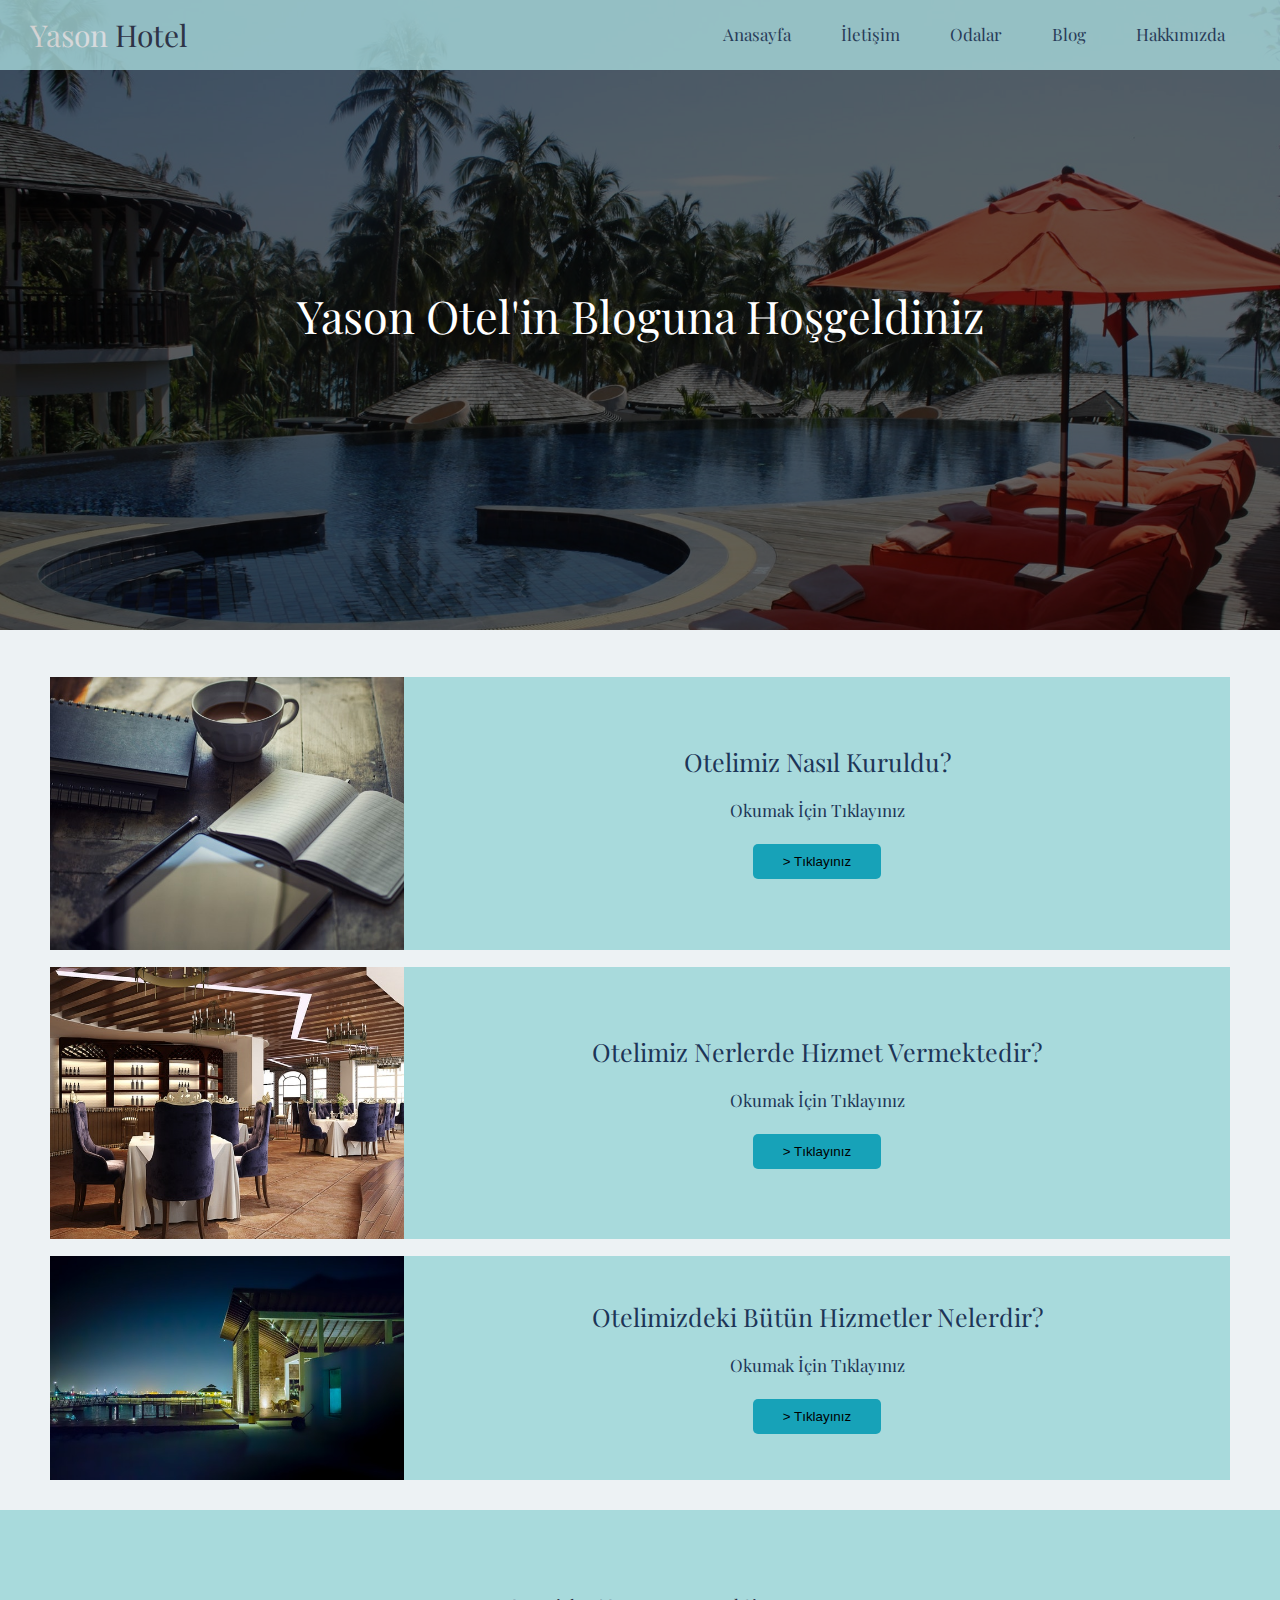
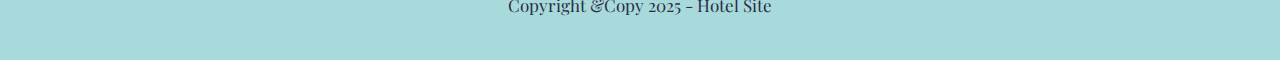
<file: Github-Otel-Website/blogs.html>
<!DOCTYPE html>
<html lang="tr">
<head>
    <meta charset="UTF-8">
    <meta http-equiv="X-UA-Compatible" content="IE=edge">
    <meta name="viewport" content="width=device-width, initial-scale=1.0">
    
    <link rel="stylesheet" href="https://cdnjs.cloudflare.com/ajax/libs/font-awesome/6.2.1/css/all.min.css" integrity="sha512-MV7K8+y+gLIBoVD59lQIYicR65iaqukzvf/nwasF0nqhPay5w/9lJmVM2hMDcnK1OnMGCdVK+iQrJ7lzPJQd1w==" crossorigin="anonymous" referrerpolicy="no-referrer" />

    <title>Document</title>
    <link rel="stylesheet" href="css/style.css">
    <link rel="stylesheet" href="./css/utils.css">
</head>
<body>
    <header id="home" class="main-header blogs">
        <div class="navbar">
            <h1 class="logo">
                <i class="fas fa-hotel"></i>
                <span>Yason</span> Hotel
            </h1>
        
            <nav>
                <ul class="main-header-contact">
                    <li><a href="index.html" >Anasayfa</a></li>
                    <li><a href="index.html#contact">İletişim</a></li>
                    <li><a href="index.html#rooms">Odalar</a></li>
                    <li><a href="blogs.html">Blog</a></li>
                    <li><a href="index.html#teams">Hakkımızda</a></li>
                </ul>
            </nav>
        </div>
        <div class="content">
            <div class="content-background">
                <h1>Yason Otel'in Bloguna Hoşgeldiniz</h1>

            </div>
            
        </div>
    </header>

    <main>
        <!-- Articles -->
        <section class="articles">
            <article id="article" class="article flex-columns">
                <div class="row">
                    <div class="column">
                        <div class="column-1">
                            <img src="images/blog-1.jpeg" alt="">
                        </div>
                    </div>
                    <div class="column">
                        <div class="column-2 bgcolor-ayrinti">
                            <h2>Otelimiz Nasıl Kuruldu?</h2>
                            <p>Okumak İçin Tıklayınız</p>
                            <button class="btn btn-info bgcolor-info">> Tıklayınız</button>
                        </div>
                    </div>
                </div>
            </article>
            <article id="article" class="article flex-columns">
                <div class="row">
                    <div class="column">
                        <div class="column-1">
                            <img src="images/blog-2.jpeg" alt="">
                        </div>
                    </div>
                    <div class="column">
                        <div class="column-2 bgcolor-ayrinti">
                            <h2>Otelimiz Nerlerde Hizmet Vermektedir?</h2>
                            <p>Okumak İçin Tıklayınız</p>
                            <button class="btn btn-info bgcolor-info">> Tıklayınız</button>
                        </div>
                    </div>
                </div>
            </article>
            <article id="article" class="article flex-columns">
                <div class="row">
                    <div class="column">
                        <div class="column-1">
                            <img src="images/blog-3.jpeg" alt="">
                        </div>
                    </div>
                    <div class="column">
                        <div class="column-2 bgcolor-ayrinti">
                            <h2>Otelimizdeki Bütün Hizmetler Nelerdir?</h2>
                            <p>Okumak İçin Tıklayınız</p>
                            <button class="btn btn-info bgcolor-info">> Tıklayınız</button>
                        </div>
                    </div>
                </div>
            </article>
        </section>
    </main>
    
    <footer>
        <div class="footer bgcolor-bej">
            <div class="social">
                <a href="#"><i class="fab fa-facebook"></i></a>
                <a href="#"><i class="fab fa-twitter"></i></a>
                <a href="#"><i class="fab fa-youtube"></i></a>
                <a href="#"><i class="fab fa-linkedin"></i></a>
            </div>
            <p>Copyright &Copy 2025 - Hotel Site</p>
        </div>
    </footer>
</body>
</html>
</file>
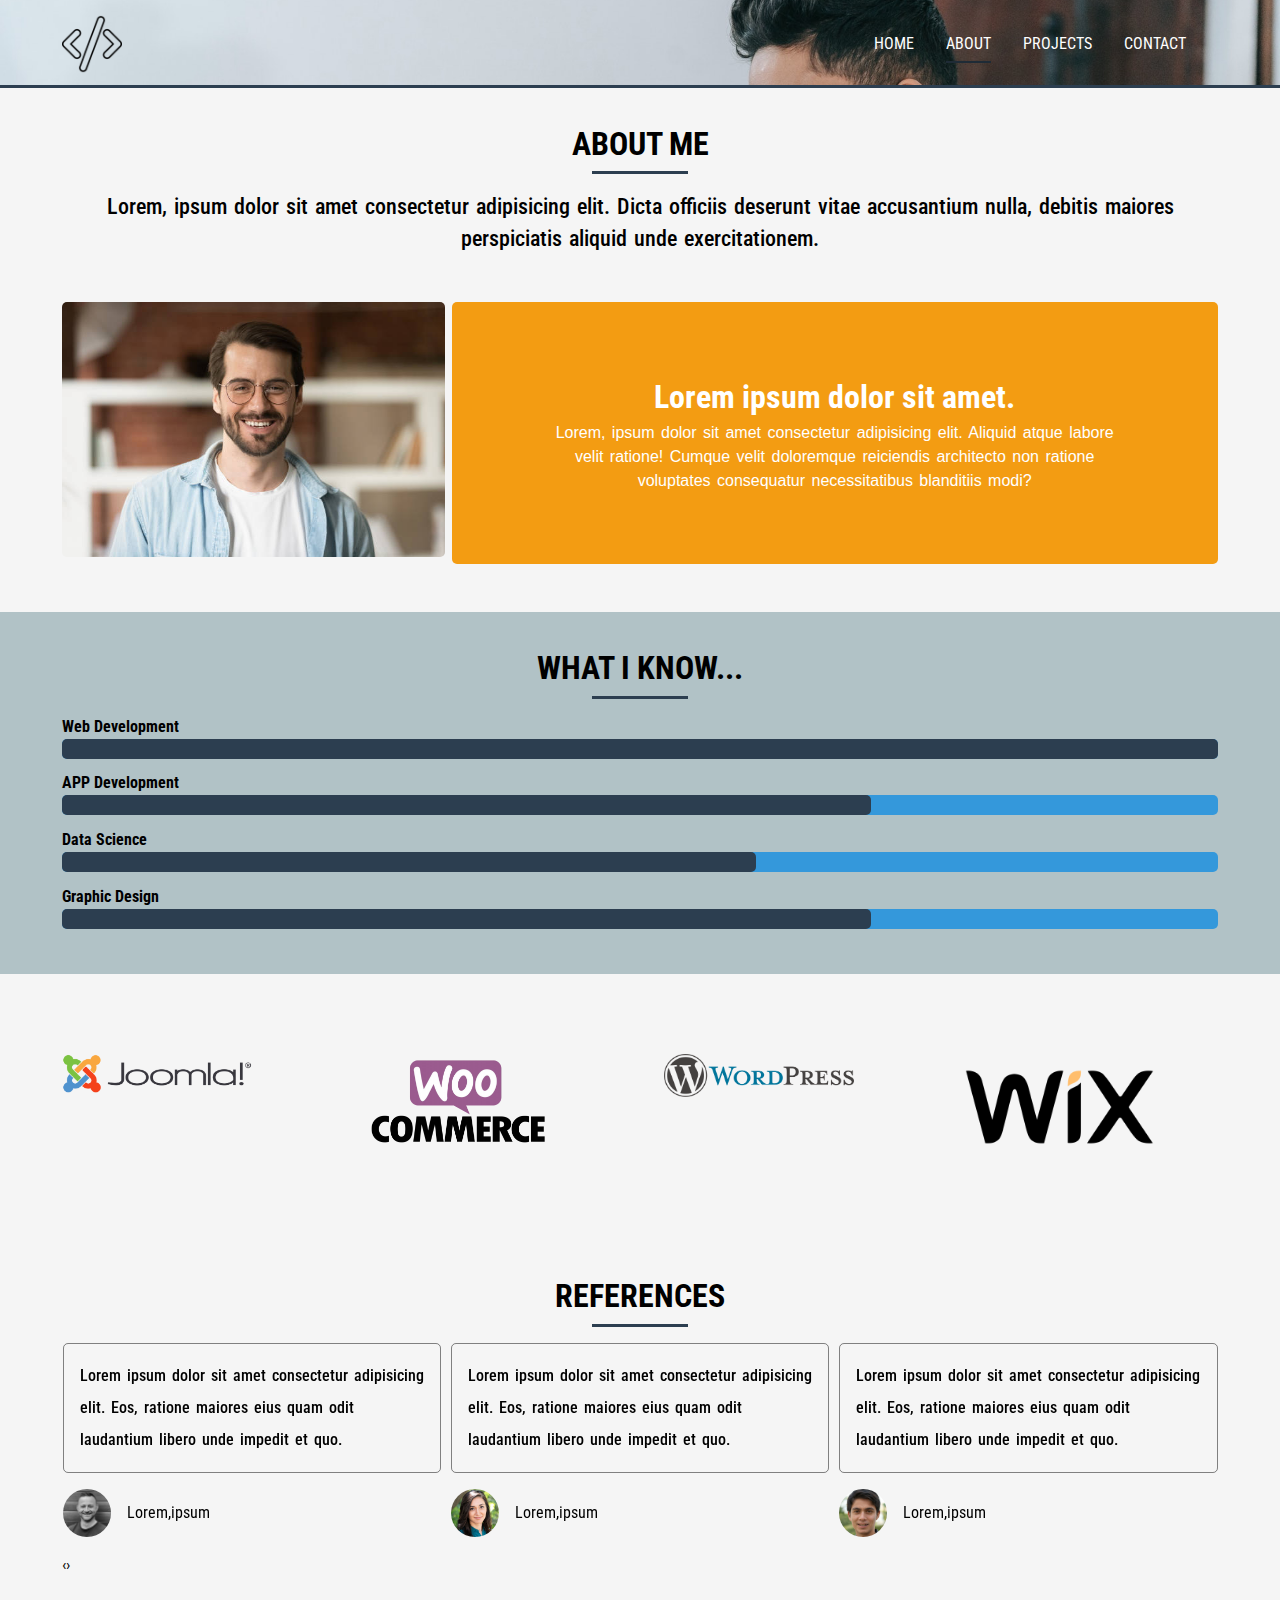
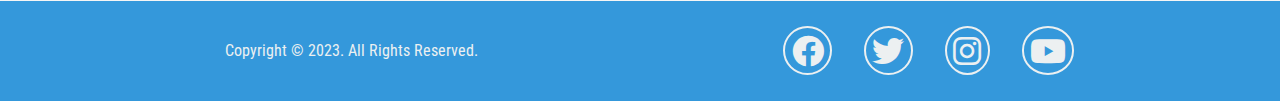
<file: Github-Freelancer-Website/public/about.html>
<!DOCTYPE html>
<html lang="en">
<head>
    <meta charset="UTF-8">
    <meta http-equiv="X-UA-Compatible" content="IE=edge">
    <meta name="viewport" content="width=device-width, initial-scale=1.0">
    <!-- CSS File -->
    <link rel="stylesheet" href="./css/main.css">

    <!-- Font Awesome 5 CDN -->
    <link rel="stylesheet" href="https://cdnjs.cloudflare.com/ajax/libs/font-awesome/6.0.0/css/all.min.css" integrity="sha512-9usAa10IRO0HhonpyAIVpjrylPvoDwiPUiKdWk5t3PyolY1cOd4DSE0Ga+ri4AuTroPR5aQvXU9xC6qOPnzFeg==" crossorigin="anonymous" referrerpolicy="no-referrer" />

    <!-- Jquery  -->
    <link rel="stylesheet" href="css/owl.carousel.min.css">

    <!-- Animation -->
    <link
    rel="stylesheet"
    href="https://cdnjs.cloudflare.com/ajax/libs/animate.css/4.1.1/animate.min.css"
  />

    <!-- We got the Roboto Condensed Font from Google Fonts-->
    <link href="https://fonts.googleapis.com/css2?family=Roboto+Condensed:ital,wght@0,300;0,400;0,700;1,300;1,400;1,700&display=swap" rel="stylesheet">
    <title>Document</title>
    <style>
        
    </style>
</head>
<body>
    <!-- Header -->
    <header id="header__inner">
        <div class="container">
            <nav class="main-nav">
                <img src="img/logo.png" alt="" class="main-nav__logo">
                <ul class="main-nav__items">
                    <li><a href="index.html" >Home</a></li>
                    <li><a href="about.html" class="active">About</a></li>
                    <li><a href="projects.html">Projects</a></li>
                    <li><a href="contact.html">Contact</a></li>
                </ul>
            </nav>
        </div>
    </header>

    <section id="about__knowledge" class="text-center">
        <div class="container">
            <h2 class="section-title">About ME</h2>
            <div class="border-bottom"></div>
            <p class="lead">Lorem, ipsum dolor sit amet consectetur adipisicing elit. Dicta officiis deserunt vitae accusantium nulla, debitis maiores perspiciatis aliquid unde exercitationem.</p>
            <div class="info">
                <div><img src="img/about.jpeg" alt="" class="info__img"></div>
                
                <div class="info__bio bg-light">
                    <h3>
                        Lorem ipsum dolor sit amet.
                    </h3>
                    <p class="lead">Lorem, ipsum dolor sit amet consectetur adipisicing elit. Aliquid atque labore velit ratione! Cumque velit doloremque reiciendis architecto non ratione voluptates consequatur necessitatibus blanditiis modi?</p>
                </div>
                
            </div>
        </div>
    </section>

    <section id="about__idea" class="bg-dark">
        <div class="container">
            <h2 class="section-title text-center">What I know...</h2>
            <div class="border-bottom"></div>
            <div class="progress-bars">
                <h4>Web Development</h4>
                <div class="progress">
                    <div style="width: 100%;"></div>
                </div>

                <h4>APP Development</h4>
                <div class="progress">
                    <div style="width: 70%;"></div>
                </div>

                <h4>Data Science</h4>
                <div class="progress">
                    <div style="width: 60%;"></div>
                </div>

                <h4>Graphic Design</h4>
                <div class="progress">
                    <div style="width: 70%;"></div>
                </div>
            </div>
            
        </div>
    </section>

    <section id="about__company" class="bg-light">
        <div class="container">
            <div class="logos">
                <img src="img/joomla.png" alt="">
                <img src="img/woocommerce.png" alt="">
                <img src="img/wordpress.png" alt="">
                <img src="img/wix.png" alt="">
            </div>
        </div>
    </section>
    
    <section id="about__references">
        <div class="container">
            <h2 class="section-title text-center">References</h2>
            <div class="border-bottom"></div>
            
            <div class="references owl-carousel owl-theme">
                <div class="references-person">
                    <div class="introduction">
                        <p class="lead">Lorem ipsum dolor sit amet consectetur adipisicing elit. Eos, ratione maiores eius quam odit laudantium libero unde impedit et quo.</p>
                    </div>
                    <div class="person">
                        <img src="img/user-1.jpeg" alt="">
                        <p>Lorem,ipsum</p>
                    </div>
                </div>
                <div class="references-person">
                    <div class="introduction">
                        <p class="lead">Lorem ipsum dolor sit amet consectetur adipisicing elit. Eos, ratione maiores eius quam odit laudantium libero unde impedit et quo.</p>
                    </div>
                    <div class="person">
                        <img src="img/user-2.jpeg" alt="">
                        <p>Lorem,ipsum</p>
                    </div>
                </div>
                <div class="references-person">
                    <div class="introduction">
                        <p class="lead">Lorem ipsum dolor sit amet consectetur adipisicing elit. Eos, ratione maiores eius quam odit laudantium libero unde impedit et quo.</p>
                    </div>
                    <div class="person">
                        <img src="img/user-3.jpeg" alt="">
                        <p>Lorem,ipsum</p>
                    </div>
                </div>
                <div class="references-person">
                    <div class="introduction">
                        <p class="lead">Lorem ipsum dolor sit amet consectetur adipisicing elit. Eos, ratione maiores eius quam odit laudantium libero unde impedit et quo.</p>
                    </div>
                    <div class="person">
                        <img src="img/user-4.jpeg" alt="">
                        <p>Lorem,ipsum</p>
                    </div>
                </div>
            </div>
            
        </div>
    </section>

    <footer id="footer">
        <div class="footer-content container">
            <div> 
                <p>Copyright &copy; 2023. All Rights Reserved.</p>
            </div>
            <div class="social">
                <i class="fab fa-facebook"></i>
                <i class="fab fa-twitter"></i>
                <i class="fab fa-instagram"></i>
                <i class="fab fa-youtube"></i>
            </div>
        </div>
    </footer>

    <script src="js/jquery.min.js"></script>
    <script src="js/owl.carousel.js"></script>
    <script>
        $('.owl-carousel').owlCarousel({
            loop:true,
            margin:10,
            nav:true,
            autoplay:true,
            autoplayTimeout:3000,
            responsive:{
                0:{
                    items:1
                },
                600:{
                    items:2
                },
                1000:{
                    items:3
                }
            }
        })
    </script>
</body>
</html>
</file>
<file: Github-News-Project/css/style.css>
@import url('https://fonts.googleapis.com/css2?family=Playfair+Display:wght@400;500;600;800;900&display=swap');

:root{
    --baslik1:#004BA8 ;/*koyu mavi*/
    --baslik2:#E63946; /*kırmızı*/
    --baslik3:#FFC300 ;/*Sarı*/

    --arkaplan:#F8F8F8 ;/*Açık Gri*/
    --anametin:#333333 ;/*koyugri*/

    /* Renkleri ana metin ve ayrıtnılarla dengelemek okunabilirlik ve kullanılabilirlik açısından önemlidir*/
    --ayrinti:#1D3557 ;/*koyu mavi*/
    --buton:#006D77 ;/*Yeşil*/

    /* Continer Değerini Tanımlıyoruz */
    --max-width:1100px;
}

*{
    margin: 0px;
    padding: 0px;
    box-sizing: border-box;
}
html{
    font-size: 10px;
}

body{
    font-family:'Segoe UI', Tahoma, Geneva, Verdana, sans-serif;
    font-size: 1.6rem;
    line-height: 1.5;
    background-color: whitesmoke;
}
a{
    color: var(--anametin);
    text-decoration: none;
}

ul{
    list-style: none;
}

img{
    width: 100%;
}
h1,h2,h3,h4,h5,h6{
    font-family:'Segoe UI', Tahoma, Geneva, Verdana, sans-serif;
    margin: 0.7rem;
    line-height: 1.3;
}
p{
    margin: .5rem 0;

}

/* utils */

.container{
    max-width: var(--max-width);
    margin: 0 auto;
    padding: 0 2rem;
}

.btn{
    display: inline-block;
    border: none;
    background-color: var(--buton);
    color: whitesmoke;
    text-align: center;
    padding: 0.4rem 1.6rem;
    border-radius: 5px;
}
.btn:hover{
    opacity: 0.8;
}
.btn-block{
    display: block;
    width: 100%;
    text-align: center;
}
.bgcolor-ayrinti{background-color: var(--ayrinti)!important;}

.p-1{padding: 0.5rem;}
.p-1{padding: 0.6rem;}
.p-1{padding: 0.7rem;}
.p-1{padding: 1rem;}

.card{
    background-color: var(--arkaplan);
    padding: 1rem;
}

.category{
    display: inline-block;
    color:var(--arkaplan);
    padding: 0.4rem 0.6rem;
    font-size: 1.3rem;
    letter-spacing: 1.5px;
    border-radius: 15px;
    margin-bottom: .5rem;
}

/* NaVBaR */
#main-nav{
    background-color: var(--baslik2);
    top:0;
    z-index: 5;
}

#main-nav .container{
    display: grid;
    grid-template-columns: 0.6fr 3fr 2fr;
    padding: 1rem;
    align-items: center;
}

#main-nav .logo{
    width: 65px;
}
#main-nav ul {
    display: flex;
    justify-self: baseline;

}
#main-nav ul li{
    margin:0 15px;
}
#main-nav ul li a{
    font-weight: 500;
    color:var(--arkaplan);
    padding: 5px;
}
#main-nav ul li a.active{
    background-color: var(--ayrinti);
    color: var(--arkaplan);
    border-radius: 5px;
}

#main-nav .social-icons {
    justify-self: end;
    margin-right: 20px;
}
#main-nav .social-icons a{
    margin: .8rem .8rem;
}
#main-nav .social-icons i{
    color:var(--arkaplan)
}

/* HeAdEr */
#header{
    position: relative;
    padding: 2rem;
    background: #333333;
}

#header::before{
    content:'';
    background: url("../img/rowing.jpeg");
    background-position: center;
    background-repeat: no-repeat;
    background-size: cover;
    background-attachment: fixed;
    position: absolute;
    top: 0;
    left: 0;
    width: 100%;
    height: 100%;
    opacity: 0.4;
    
}
#header .header-container{
    display: grid;
    grid-template-columns: 1fr 1fr;
    height: 60vh;
    align-items: center;
}
#header .header-content{
    z-index: 2;
    color: var(--arkaplan);
}
#header .header-content p{
    margin-bottom: 1.6rem;
}

/* Main */
#main-article .article-container{
    display: grid;
    grid-template-columns: repeat(3,1fr);
    grid: 1rem;
}
#main-article .article-container .card h3 a{
    color:var(--anametin)!important;
}

#main-footer{
    background-color: var(--baslik1);
    color:var(--arkaplan);
    padding-top: 2rem;
}
#main-footer img{
    width: 55%;
}
#main-footer .footer-container{
    display: grid;
    grid-template-columns: repeat(4,1fr);
    gap: 4rem;
}
#main-footer .footer-container .social-icons i{
    color:var(--arkaplan);
}
#main-footer ul li a{
    color: var(--arkaplan);
}
#main-footer .footer-container input[type="email"]{
    width: 90%;
    padding: 0.6rem 1.5rem;
    border-radius: 15px;
    margin: 1.2rem 0;
}
#main-footer .footer-container input[type="submit"]{
    width: 90%;
}

#main-footer .footer-container ul li{
    padding: 0.5rem 0;
    border-bottom: 1px dotted #555;
}
#main-footer .footer-container>div:last-child{
    background-color: var(--buton);
    grid-column-start: 1;
    grid-column-end: span 4;
    border-radius: 5px;
    padding: 1rem;
    margin-bottom: 2rem;
    text-align: center;
}

/* Article Css */
#article .page-container{
    display: grid;
    grid-template-columns: 5fr 2fr;
    margin: 2.5rem 0;
    gap: 1.5rem;
}
#article .page-container> *:first-child{
    grid-row: 1 / span 3;
}
#article .card-1 .meta{
    display: flex;
    align-items: center;
    justify-content: space-between;
    padding: 1rem;
    background-color: #eee;
}
#article .page-container .card-2{
    background-color: var(--baslik1);
    color:var(--arkaplan);
}
.page-container #categories ul li{
    padding: .5rem 0;
    border-bottom: 1px dotted wheat;
    width: 90%;
}
.page-container #categories {
    background-color: var(--baslik2);
    color:var(--arkaplan);
}
.page-container #categories a{
    color:var(--arkaplan);
}
</file>
<file: Github-News-Project/css/mobile.css>
#main-nav .social-icons{
    display: none;
}
#main-nav .container{
    grid-template-columns: 1fr;
    gap:1.2rem;

}
#main-nav ul{
    flex-direction: column;
    text-align: center;
    align-content: center;
    width: 100%;
    gap:1rem;

}
#main-nav img{
    justify-self: center;
}
#header .header-container{
    grid-template-columns: 1fr;
}
#main-article .article-container{
    grid-template-columns: 1fr;
}

#main-footer .footer-container{
    grid-template-columns: 1fr;
}
#main-footer .footer-container img{
    width: 20%;
    text-align: center;
}
#main-footer .footer-container>div:last-child{
    grid-column-start: 1;
    grid-column-end:2 ;
}
#main-footer .footer-container > *{
    border-bottom: 1px dotted #444;
    padding-bottom: 1rem;
}

#article .page-container{
    grid-template-columns: 1fr;
}
#article .page-container> *:first-child{
    grid-row-start:1 ;
    grid-row-end:2 ;
}
</file>
<file: Github-Otel-Website/css/style.css>
@import url('https://fonts.googleapis.com/css2?family=Playfair+Display:wght@400;500;600;800;900&display=swap');
:root{
    --white:#fff;

    --baslik:#2B2D42;
    --vurgu1:#EF233C;
    --vurgu2:#FFC300;
    --vurgu3:#D90429;

    --ayrinti:#A8DADC;

    --yazi-1:#1D3557;
    --yazi-2:#000000;

    --buton1:#FF9F1C;
    --buton2:#06D6A0;

    --danger:#dc3545;
    --success:#28a745;
    --warning:#ffc107;
    --info:#17a2b8;
    --dark:#343a40;
    --light:#f8f9fa;

}

*{
    box-sizing: border-box;
    padding: 0;
    margin: 0;
}

/* html etiketine font-size vermemizin sebebi biz rem gibi ölçütler kullandığımız zaman kullandığımız
etiketin üstündeki temel oran baz alınır ve html etiketi body etiketinin üst etiketi olduğundan dolayı 1.rem*10 dan body
etiketinin alacağı değer 16 px olacaktır ve bu tarayıcıya özel büyüyüp küçülecektir.*/
html{
    font-size: 10px;
}

body{
    font-family: 'Playfair Display', serif;
    font-size: 1.7rem;
    background: #EDF2F4;
    color:#1D3557;
    line-height: 1.6;
}

ul{
    list-style-type: none;
}

a{
    color:var(--yazi-1);
    text-decoration: none;
}

h1,h2{
    font-weight: 300;
    line-height: 1.2;
}

p{
    margin: 1rem 0;
}

img{
    width: 100%;
}

.text-center{
    text-align: center;
}

/* navbar */
.navbar{
    display: flex;
    align-items: center;
    flex-wrap: wrap;
    justify-content: space-between;
    background-color: var(--ayrinti);
    opacity: 0.8;
    color: var(--baslik);
    position: fixed;
    width: 100%;
    height: 70px;
    top:0;
    padding: 0 3rem;
}
.navbar nav ul li a{
    padding: 1rem 2rem;
    margin: 0 0.5rem;
}
.navbar a:hover{
    border-bottom: 2px solid var(--buton2);
}
.navbar .logo{
    font-weight: 400;
}

.navbar h1{
    font-size:3rem;
}
.navbar span{
    color:var(--white);


}

.navbar ul{
    display: flex;
}

/* Header */
.main-header{
    background-image: url("../images/bg-1.jpeg");
    background-repeat: none;
    background-size: cover;
    background-position: center;
    height: 100vh;
    background-attachment: fixed;
}

.main-header.blogs{
    background-image: url("../images/bg-2.jpeg");
    height: 70vh;
}

.navbar{
    z-index: 5;
}
.content{
    display: flex;
    align-items: center;
    justify-content: center;
    flex-direction: column;
    width: 100%;
    height: 100%;
    color: var(--white);
    background-color: rgba(0, 0, 0, 0.6);
}
.content-background{
    display: flex;
    align-items: center;
    justify-content: center;
    flex-direction: column;


}
.content h1{
    font-size: 4.5rem;
}
.main-header .content p{
    font-size: 2.3rem;
}
/* articles */
.articles{
    padding: 30px 5rem;
}
.article h2{
    font-size: 2.5rem!important;
}
.article{
    margin-top: 1.7rem;
    color: var(--bej);
}

.footer{
    display: flex;
    justify-content: center;
    flex-direction: column;
    align-items: center;
    height: 150px;
    background-color: var(--ayrinti)!important;
    color:var(--baslik);
}

.footer .social a{
    padding: 15px;
}
.social i{
    font-size: 25px;
}

/* icons */
.icons{
    padding: 30px;

}
.icons h3{
    font-weight: 500;
    margin-bottom: 15px;
}
.icons i{
    background-color: var(--ayrinti);
    color:var(--vurgu1);
    padding: 1rem;
    border-radius: 50%;
    margin-bottom: 15px;
    font-size: 25px;
}

#about h2{
    font-size: 4rem;
    font-weight: 400;
}
#about p{
    margin: 2rem 0;
}

/* Gallery */
.gallery img:hover{
    box-shadow: 0 0 10px 10px rgba(255, 255, 255, 0.5), 0 0 20px 20px rgba(255, 255, 255, 0.5), 0 0 30px 30px rgba(255, 255, 255, 0.5), 0 0 40px 40px rgba(255, 255, 255, 0.5), 0 0 50px 50px rgba(255, 255, 255, 0.5);
    cursor: pointer;
}
/* Cards */
.card{
    color:var(--bej);
    font-weight: 500;
}
.card-body{
    padding: 2rem;
    margin: -7px auto;
}

/* Contact */
.contact-form{
    width: 100%;
    padding: 2rem 0;

}
.contact-form label{
    display: flex;
    margin-bottom: 0.5rem;
    margin-right: 10px;
    width: 20%;
    
}

.contact-form .form-control{
    margin-bottom: 1.5rem;
    display: flex;
    justify-content: flex-end;
    align-items: center;
    text-align: left;
    margin: 1rem 1rem;
}
.contact-form input{
    width: 80%;
    padding: 1rem;
    height: 40px;
    border-radius: 1px solid #f5f5f5;
}


/* Mobile Design */
@media(max-width:768px) {
    html {
        font-size: 8px;
    }
    .navbar{
        flex-direction: column;
        height: 120px;
        padding: 20px;
    }
}
</file>
<file: Github-Otel-Website/css/utils.css>
/* 
    Altın Sarısı: #FFD700
    Bronz: #CD7F32
    Turuncu: #FFA500
    Kumlu Bej: #F5DEB3
    Kahverengi: #8B4513

*/
/* Renklerimizi Tanımlıyoruz ve Adlandırıyoruz */
:root{
    --white:#fff;
    --arkaplan:#EDF2F4;
    --baslik:#2B2D42;
    --vurgu1:#EF233C;
    --vurgu2:#FFC300;
    --vurgu3:#D90429;

    --ayrinti:#A8DADC;

    --yazi-1:#1D3557;
    --yazi-2:#000000;

    --buton1:#FF9F1C;
    --buton2:#06D6A0;

    --danger:#dc3545;
    --success:#28a745;
    --warning:#ffc107;
    --info:#17a2b8;
    --dark:#343a40;
    --light:#f8f9fa;

}
/* Yazı renklerinin tanımlıyoruz */
.text-success{color:var(--success);}
.text-danger{color:var(--danger);}
.text-warning{color:var(--warning);}
.text-info{color:var(--info);}
.text-dark{color:var(--dark);}
.text-light{color:var(--light);}
.text-ayrinti{color: var(--ayrinti);}

/* Arka plan renklerini tanımlıyoruz */
.bgcolor-success{background-color:var(--success)}
.bgcolor-danger{background-color:var(--danger);}
.bgcolor-warning{background-color:var(--warning);}
.bgcolor-info{background-color:var(--info);}
.bgcolor-dark{background-color:var(--dark);}
.bgcolor-light{background-color:var(--light);}
.bgcolor-vurgu2{background-color:var(--vurgu2)}
.bgcolor-ayrinti{background-color: var(--ayrinti);}
.bgcolor-baslik{background-color: var(--baslik);}
.bgcolor-arkaplan{background-color: var(--arkaplan);}
.bgcolor-buton1{background-color: var(--buton1);}
.bgcolor-buton2{background-color: var(--buton2);}

/* Buttonlar için bir tema ayarlıyoruz */
.btn{
    cursor:pointer;
    display: inline-block;
    padding: 10px 30px;
    border:none;
    border-radius: 5px;
}
.btn:hover{
    box-shadow: 0px 0px 58px -9px rgb(90, 69, 69);
}


.btn-ikinci{
    background-color:var(--buton2);
    color:var(--white);
}
.btn-ucuncu{
    background-color: var(--success);
    color:var(--arkaplan)
}



.flex-items{
    display: flex;
    justify-content: center;
    text-align: center;
    height: 100%;
}
.flex-items >div{
    padding: 20px;
    flex-basis: 100%;
}

.flex-columns .row{
    display: flex;
    justify-content: center;
    flex-direction: row;
    text-align: center;
    flex-wrap: wrap;
    height: 100%;
}
.flex-columns .row .column{
    width: 50%;
}
.flex-columns img{
    width: 100%;
    height: 100%;
    
}

.flex-columns.article .column:nth-child(odd){
    flex: 3;
}
.flex-columns.article .column:nth-child(even){
    flex:7;
}


.flex-columns .column .column-1,
.flex-columns .column .column-2{
    height: 100%;
}
.column .column-2{
    display: flex;
    align-items: center;
    justify-content: center;
    flex-direction: column;
}
.flex-columns h2{
    font-size: 4rem;
    font-weight: 400;
}
.flex-columns p{
    margin: 2rem 0;
}
.section-header{
    display: flex;
    justify-content: center;
    align-items: center;
    flex-direction: column;
    padding: 3rem;
}
.section-header h2{
    font-size: 4rem;
    margin: 2rem 0;
}
.flex-grid .photos{
    display: flex;
    flex-wrap: wrap;
    padding: 0 .4rem;
}
.flex-grid .photos .row{
    width: 25%;
    padding: 0 .4rem;
}
.section-padding{
    padding: 2rem 2rem 4rem;
}
.flex-items img{
    z-index: -1;
}
.form-control .submit{
    
    margin-top: 2rem;
}


/* Mobile Design */
@media(max-width:768px){
    .flex-items{
        flex-direction: column;
    }
    .flex-items img{
        width: 50%;
    }
    .card-body{
        width: 75%;
        text-align: center;
    }
    .footer{
        height: 100px;
    }
    .flex-columns .row .column{
        flex: 100%!important;
    }
    .column .column-2{
        padding: 45px;
    }
    .column-1{
        height: 300px!important;
        overflow: hidden;
    }
    .column-1 img{
        height: 100%;
        object-fit: cover;
    }
    .flex-grid .photos .row{
        width: 50%;
    }
    .photos{
        margin: 25px;
    }
}
</file>
<file: Github-Freelancer-Website/public/css/main.css>
#about__knowledge .info{display:grid;grid-template-columns:1fr 2fr;align-items:center;gap:0.4rem;margin-bottom:2rem}#about__knowledge .info .info__img{border-radius:5px}#about__knowledge .info__bio{background-color:#F39C12;border-radius:5px;height:100%;display:flex;justify-content:center;align-items:center;flex-direction:column;margin:2rem 0;color:#fff}#about__knowledge .info__bio h3{font-size:2rem}#about__knowledge .info__bio p{width:75%;margin:0;font-weight:400;line-height:1.5;font-size:1rem;font-family:"Helvetica Neue", Arial, sans-serif}#about__idea{color:black;margin:3rem auto;background-color:#b1c2c6;padding-bottom:2rem}#about__idea .progress{height:20px;background-color:#3498DB;border-radius:5px;margin-bottom:.8rem}#about__idea .progress div{height:100%;text-align:center;background-color:#2C3E50;border-radius:5px}#about__company .logos{display:grid;grid-template-columns:repeat(4, 1fr);gap:3rem;margin:5rem 0}#about__company .logos img{width:75%}#about__references .references-person{display:flex;flex-direction:column}#about__references .references-person p{margin-bottom:0}#about__references .references-person .introduction{border:1px solid rgba(13,13,13,0.504);border-radius:5px;padding:1rem 0}#about__references .references-person .introduction p{text-align:left;font-size:medium;font-weight:500;margin:0 1rem}#about__references .references-person .person{margin:1rem 0;display:flex;justify-content:left;align-items:center}#about__references .references-person .person p{display:inline;margin-left:1rem}#about__references .references-person img{width:3rem;height:3rem;border-radius:50%}*{margin:0;padding:0;box-sizing:border-box}body{background-color:whitesmoke;font-family:'Roboto Condensed', sans-serif;line-height:1.5}a{text-decoration:none}ul{list-style:none}img{width:100%}#contact .form-fields{display:grid;grid-template-areas:"name subject" "email phone" "message message" "btn btn";gap:1rem;margin-bottom:2rem}#contact .form-fields .name{grid-area:name}#contact .form-fields .subject{grid-area:subject}#contact .form-fields .email{grid-area:email}#contact .form-fields .phone{grid-area:phone}#contact .form-fields .message{grid-area:message;height:200px}#contact .form-fields .btn-dark{grid-area:btn;color:#fff;width:30%;height:35px;border-radius:5px;background-color:#3c88e9;text-align:center;border:none}#contact .form-fields .input{padding:0.5rem 1rem}#contact__reference .contact-info{display:grid;grid-template-columns:repeat(3, 1fr);justify-items:center;margin:4rem 0;padding:2rem 0;background-color:#F39C12;text-align:center;color:#ECF0F1}#footer{background-color:#3498DB;height:100px}#footer .footer-content{display:grid;grid-template-columns:repeat(2, 1fr);width:100%;height:100%;align-items:center;justify-items:center;color:#ECF0F1;position:relative}#footer .footer-content :nth-child(odd) p{font-size:1rem;text-align:left}#footer .footer-content :nth-child(even){display:flex;justify-content:center;align-items:center}#footer .footer-content :nth-child(even) i{color:#ECF0F1;padding:0.4rem;margin:0 1rem;border-radius:50%;font-size:2rem;border:2px solid #ECF0F1;transition:all 0.8s}#footer .footer-content :nth-child(even) i:hover{color:#3c88e9;cursor:pointer;border:2px solid #3c88e9}.main-nav{display:flex;flex-direction:row;justify-content:space-between;align-items:center}.main-nav__items{display:flex;width:92%;flex-direction:row;justify-content:right;padding:1rem}.main-nav__items li{padding:1rem}.main-nav__items li a{color:#fff;padding-bottom:0.5rem;text-transform:uppercase;transition:border-color 0.5s}.main-nav__items li a:hover{border-bottom:2px solid #3498DB}.main-nav__items li a.active{border-bottom:2px solid #1F2B36}.main-nav__logo{width:60px;height:60px}#header__home{background-image:url("../img/bg.jpeg");background-repeat:no-repeat;background-size:cover;background-position:center right;background-attachment:fixed;height:100vh;color:#fff;position:relative}#header__home .header-content{text-align:center;position:absolute;margin-top:2rem;top:50%;left:50%;transform:translate(-50%, -50%)}#header__home h1{font-size:4rem;line-height:1.2;padding-bottom:1rem}#header__home .typewrite{display:block}#header__inner{background-image:url("../img/bg.jpeg");background-repeat:no-repeat;background-size:cover;background-position:40% 20%;height:5.5rem;border-bottom:3px solid #2C3E50;color:#fff}#home__profile .profile__1,#home__profile .profile__2,#home__profile .profile__3,#home__profile .profile__4{display:flex;align-items:center;justify-content:center}#home__profile .profile__1 p,#home__profile .profile__2 p,#home__profile .profile__3 p,#home__profile .profile__4 p{font-size:1.6rem;color:white;font-weight:500}#home__intro .skills{display:grid;grid-template-columns:repeat(4, 1fr);gap:1rem;margin-bottom:2.5rem}#home__intro .skills i{color:#E74C3C;font-size:2.8rem;margin-bottom:1rem;padding:1.6rem}#home__intro .skills h3{font-weight:700;font-size:2.4}#home__profile .profile{display:grid;grid-template-columns:repeat(4, 1fr);margin:2rem 0;height:250px}#home__profile .profile div ul li{margin:0.7rem}#home__profile .profile div ul li i{color:#ECF0F1}#home__profile .profile__1{background-color:#4285F4}#home__profile .profile__2{background-color:#DB4437}#home__profile .profile__3{background-color:#F4B400}#home__profile .profile__4{background-color:#0F9D58}#home__working .process{display:grid;grid-template-columns:repeat(4, 1fr);margin-bottom:5rem}#home__working .process p{font-size:1rem;font-weight:500}#home__working .process div *{margin:0.7rem 0}#home__working .process i{position:relative;border-radius:50%;background-color:#1F2B36;color:#ECF0F1;padding:2rem;transition:all 0.7s}#home__working .process i div{position:absolute;top:0;left:75%;font-size:1.6rem;border-radius:50%;background-color:#ECF0F1;color:#1F2B36;padding:0.6rem 1rem;transition:all 0.7s}#home__working .process i:hover{cursor:pointer;background-color:#2C3E50;color:#1F2B36}#home__working .process i:hover .process__icon{background-color:#1F2B36;color:#ECF0F1}@media (max-width: 768px){.container{width:550px !important}.lead{font-size:1rem !important;font-weight:500 !important}#header__home{height:50vh;background-repeat:no-repeat;background-size:cover;background-position:center right;background-attachment:fixed}#header__home h1{font-size:2.6rem;line-height:1.2;padding-bottom:1rem}#header__inner{height:50vh}.main-nav{flex-direction:column;justify-content:center;align-items:center}.main-nav__items{width:100%;justify-content:center;align-items:center}#footer{height:10rem}#footer .footer-content{grid-template-columns:1fr}#footer .footer-content :nth-child(odd){grid-row:2}#footer .footer-content :nth-child(odd) p{font-size:1.2rem;text-align:left;display:inline-block}#footer .footer-content :nth-child(even){padding-top:2.6rem}#about__knowledge .info{grid-template-columns:1fr;gap:0}#about__company .logos{grid-template-columns:1fr;width:20%;margin:3rem auto}#header__projects .items{grid-template-columns:1fr !important}#contact .form-fields{grid-template-areas:"name" "subject" "email" "phone" "message" "btn"}#contact__reference .contact-info{grid-template-columns:1fr}#contact__reference .contact-info div{margin:1.2rem 0}#home__intro .skills{grid-template-columns:1fr}#home__profile .profile{grid-template-columns:1fr;height:50rem;width:60%;margin:auto}#home__working .process{grid-template-columns:1fr}#home__working .process i{font-size:1.6rem}#home__working .process i div{font-size:1rem}}@media (max-width: 568px){.container{width:450px !important}.lead{font-size:1rem !important;font-weight:400 !important}#header__home{height:50vh;background-repeat:no-repeat;background-size:cover;background-position:center right;background-attachment:fixed}#header__home h1{font-size:2.2rem;line-height:1.2;padding-bottom:1rem}#header__inner{height:50vh}.main-nav{flex-direction:column;justify-content:center;align-items:center}.main-nav__items{width:100%;justify-content:center;align-items:center}#footer{height:10rem}#footer .footer-content{grid-template-columns:1fr}#footer .footer-content :nth-child(odd){grid-row:2}#footer .footer-content :nth-child(odd) p{font-size:1rem;text-align:left;display:inline-block}#footer .footer-content :nth-child(even){padding-top:2.6rem}#about__knowledge .info{grid-template-columns:1fr;gap:0}#about__company .logos{grid-template-columns:1fr;width:20%;margin:3rem auto}#header__projects .items{grid-template-columns:1fr !important}#contact .form-fields{grid-template-areas:"name" "subject" "email" "phone" "message" "btn"}#contact__reference .contact-info{grid-template-columns:1fr}#contact__reference .contact-info div{margin:1.2rem 0}#home__intro .skills{grid-template-columns:1fr}#home__profile .profile{grid-template-columns:1fr;height:50rem;width:60%;margin:auto}#home__working .process{grid-template-columns:1fr}#home__working .process i{font-size:1.2rem}#home__working .process i div{font-size:0.8rem}}#header__projects .items{display:grid;grid-template-columns:1fr 1fr 1fr;gap:3rem;margin-bottom:3rem}#header__projects .items .item{position:relative;overflow:hidden}#header__projects .items .item::after{content:'';position:absolute;display:block;background-color:#ffa154;opacity:0.69;top:0;left:0;width:100%;height:100%;transform:translateX(-110%) rotate(45deg);transition:transform 0.4s cubic-bezier(0.445, 0.05, 0.55, 0.95)}#header__projects .items .item:hover::after{transform:translateX(-100%) rotate(45deg)}.container{max-width:1200px;padding:0 1.4rem;margin:auto}.btn-primary,.btn-second,.btn-third,.btn-fourth,.btn-fifth{display:inline-block;padding:.7rem 2rem;transition:all .5s;border:none;cursor:pointer}.btn-primary{color:whitesmoke;background-color:#2C3E50}.btn-second{color:whitesmoke;background-color:#3498DB}.btn-third{color:whitesmoke;background-color:#E74C3C}.btn-fourth{color:whitesmoke;background-color:#F39C12}.btn-fifth{color:whitesmoke;background-color:#ECF0F1}button[class^='btn-']:hover,a[class^='btn-']:hover,input[class^='btn-']:hover{background-color:#2C3E50}.bg-primary{background-color:#2C3E50}.bg-second{background-color:#3498DB}.bg-third{background-color:#E74C3C}.bg-fourth{background-color:#F39C12}.bg-fifth{background-color:#ECF0F1}.bg-white{background-color:#1F2B36}.text-center{text-align:center}.section-title{padding-top:2rem;font-size:2rem;padding-bottom:0.2rem;text-transform:uppercase}.border-bottom{height:3px;width:6rem;background-color:#2C3E50;margin:0 auto 1rem auto}.lead{text-align:center;font-size:1.4rem;font-weight:500;margin-bottom:3rem;line-height:2rem;word-spacing:2px}
</file>
